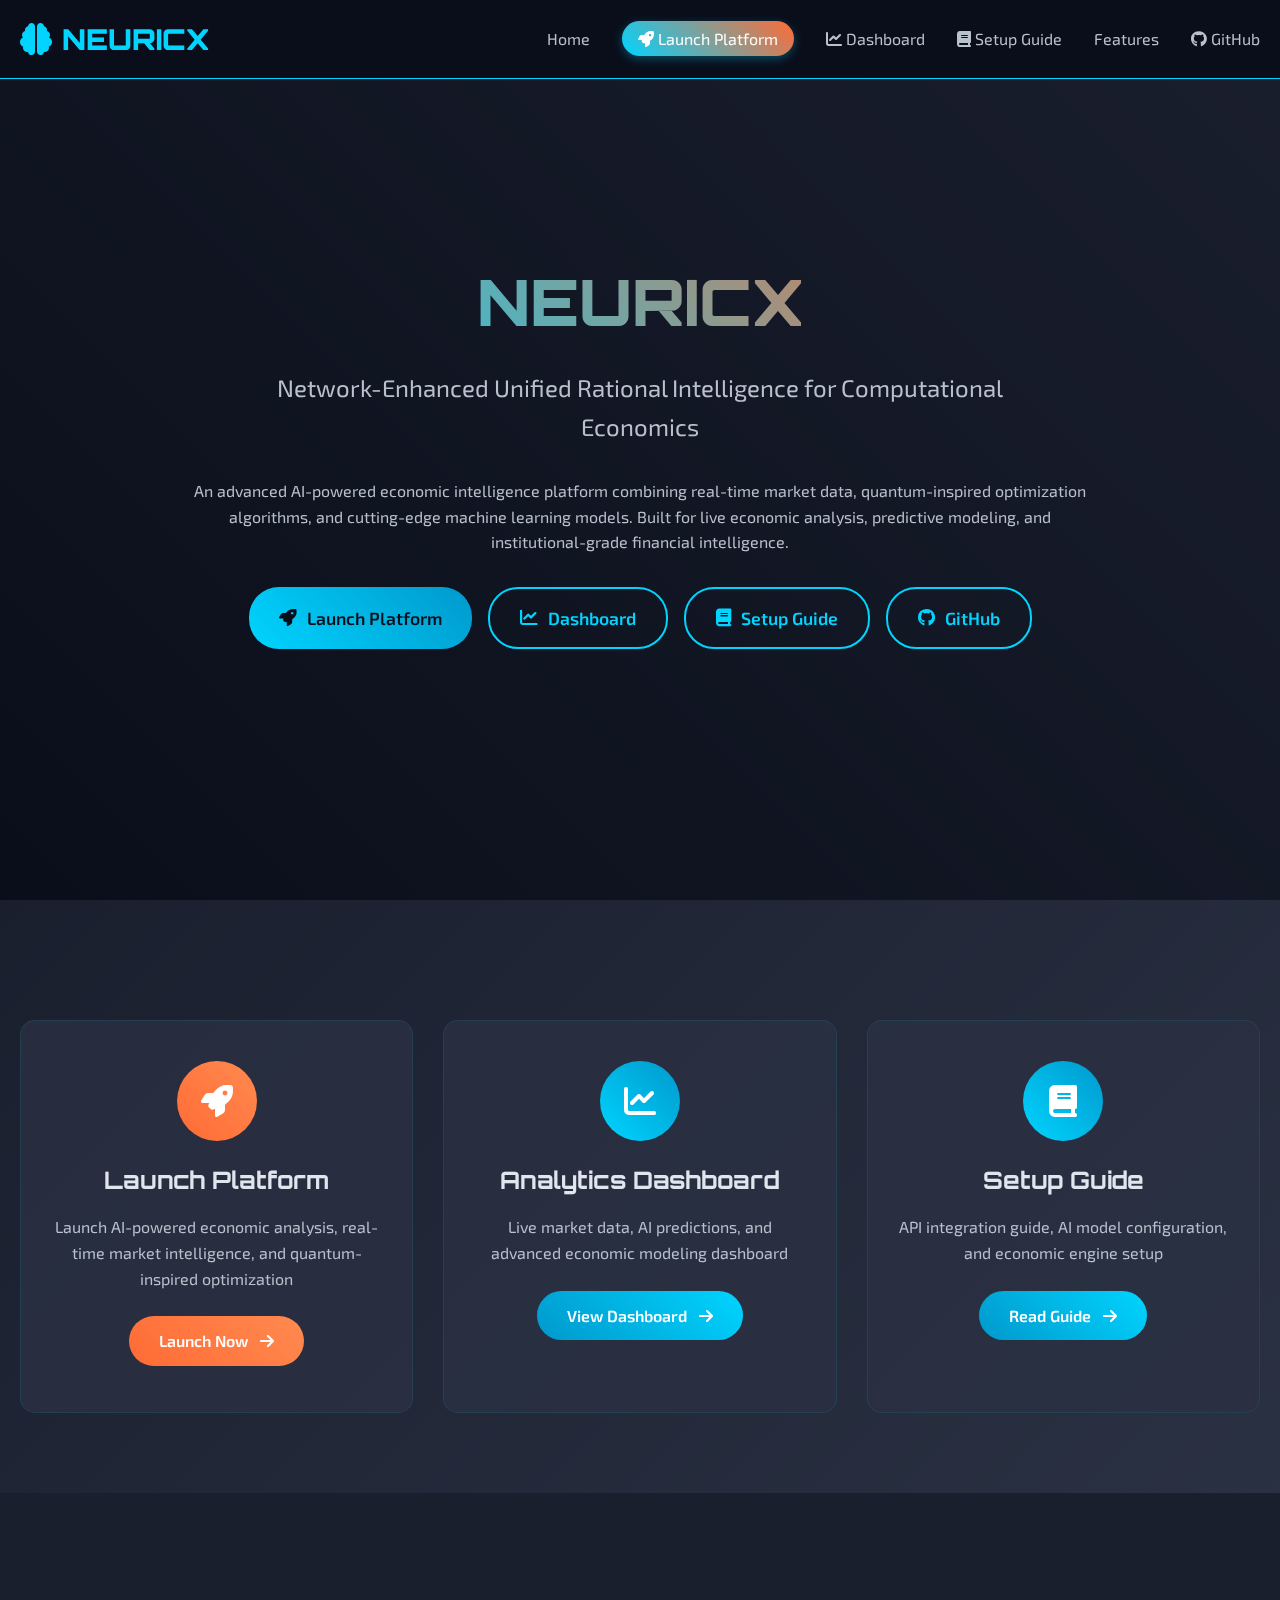
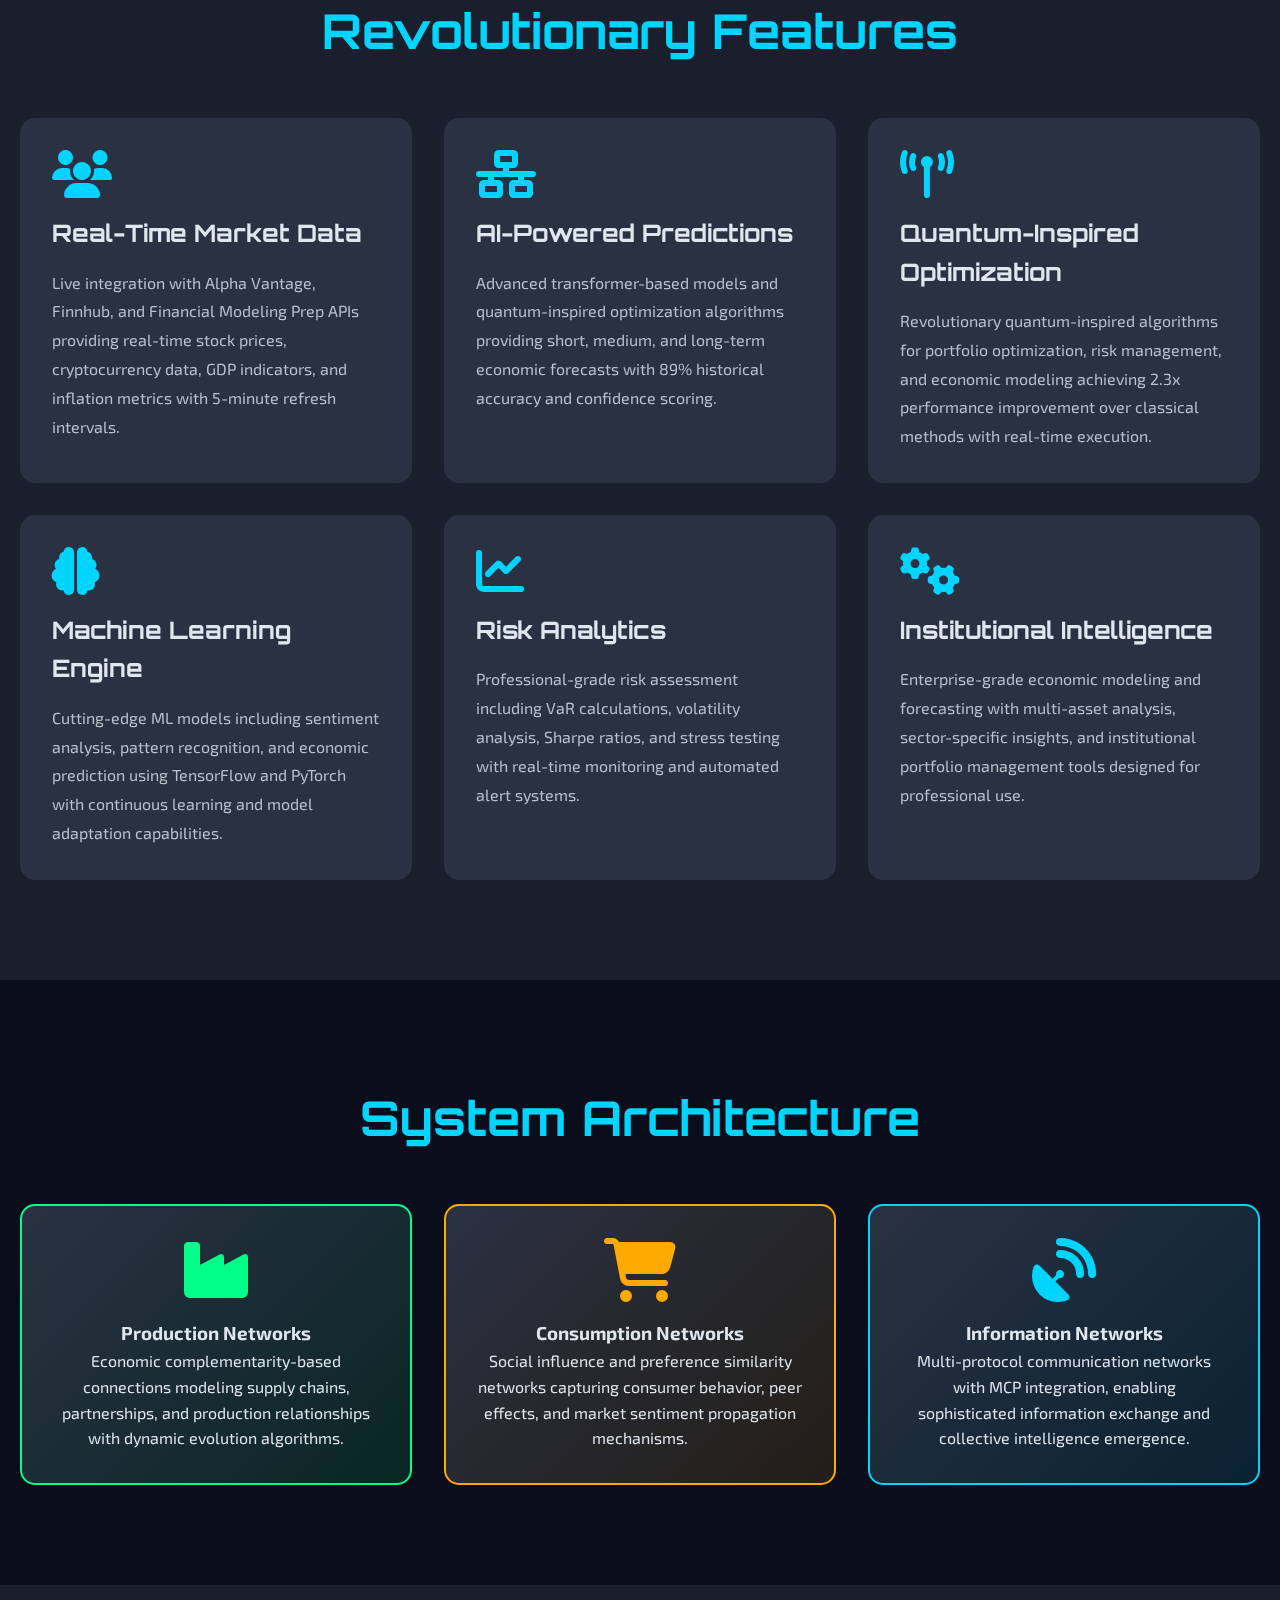
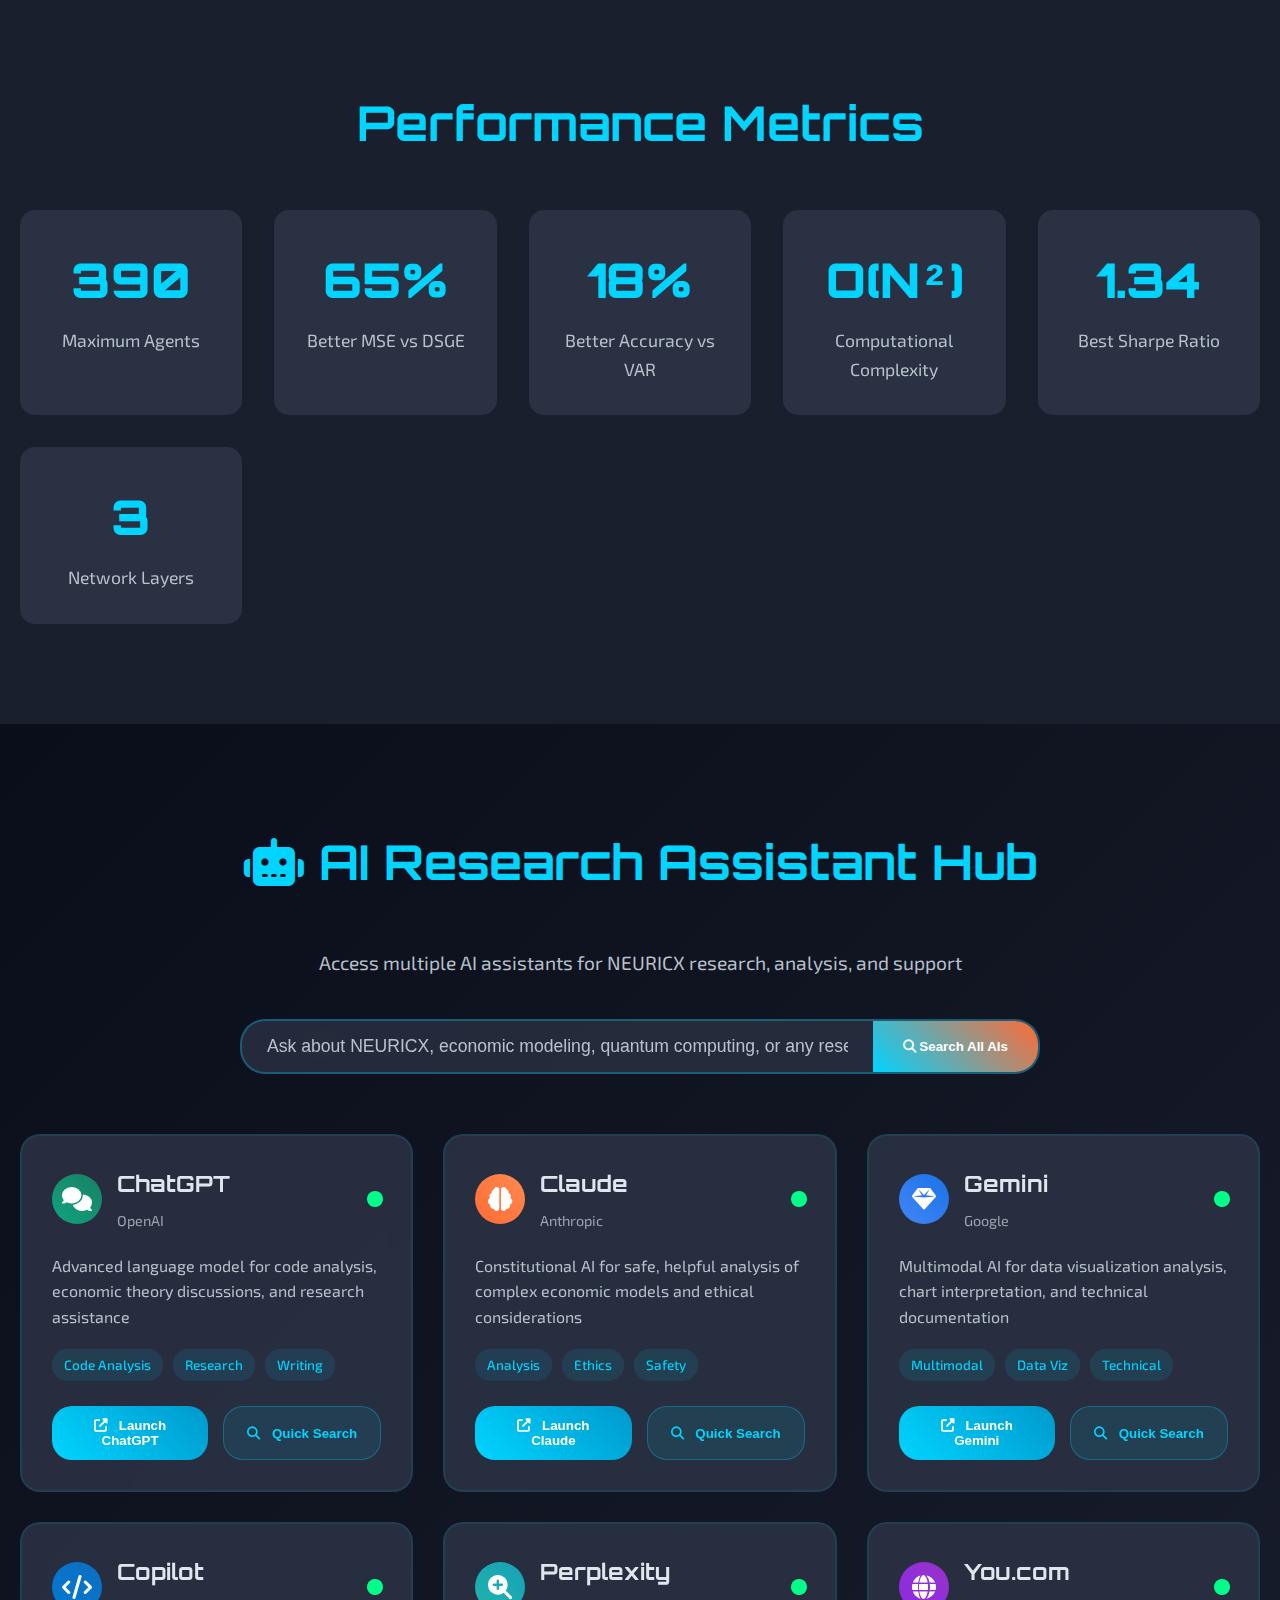
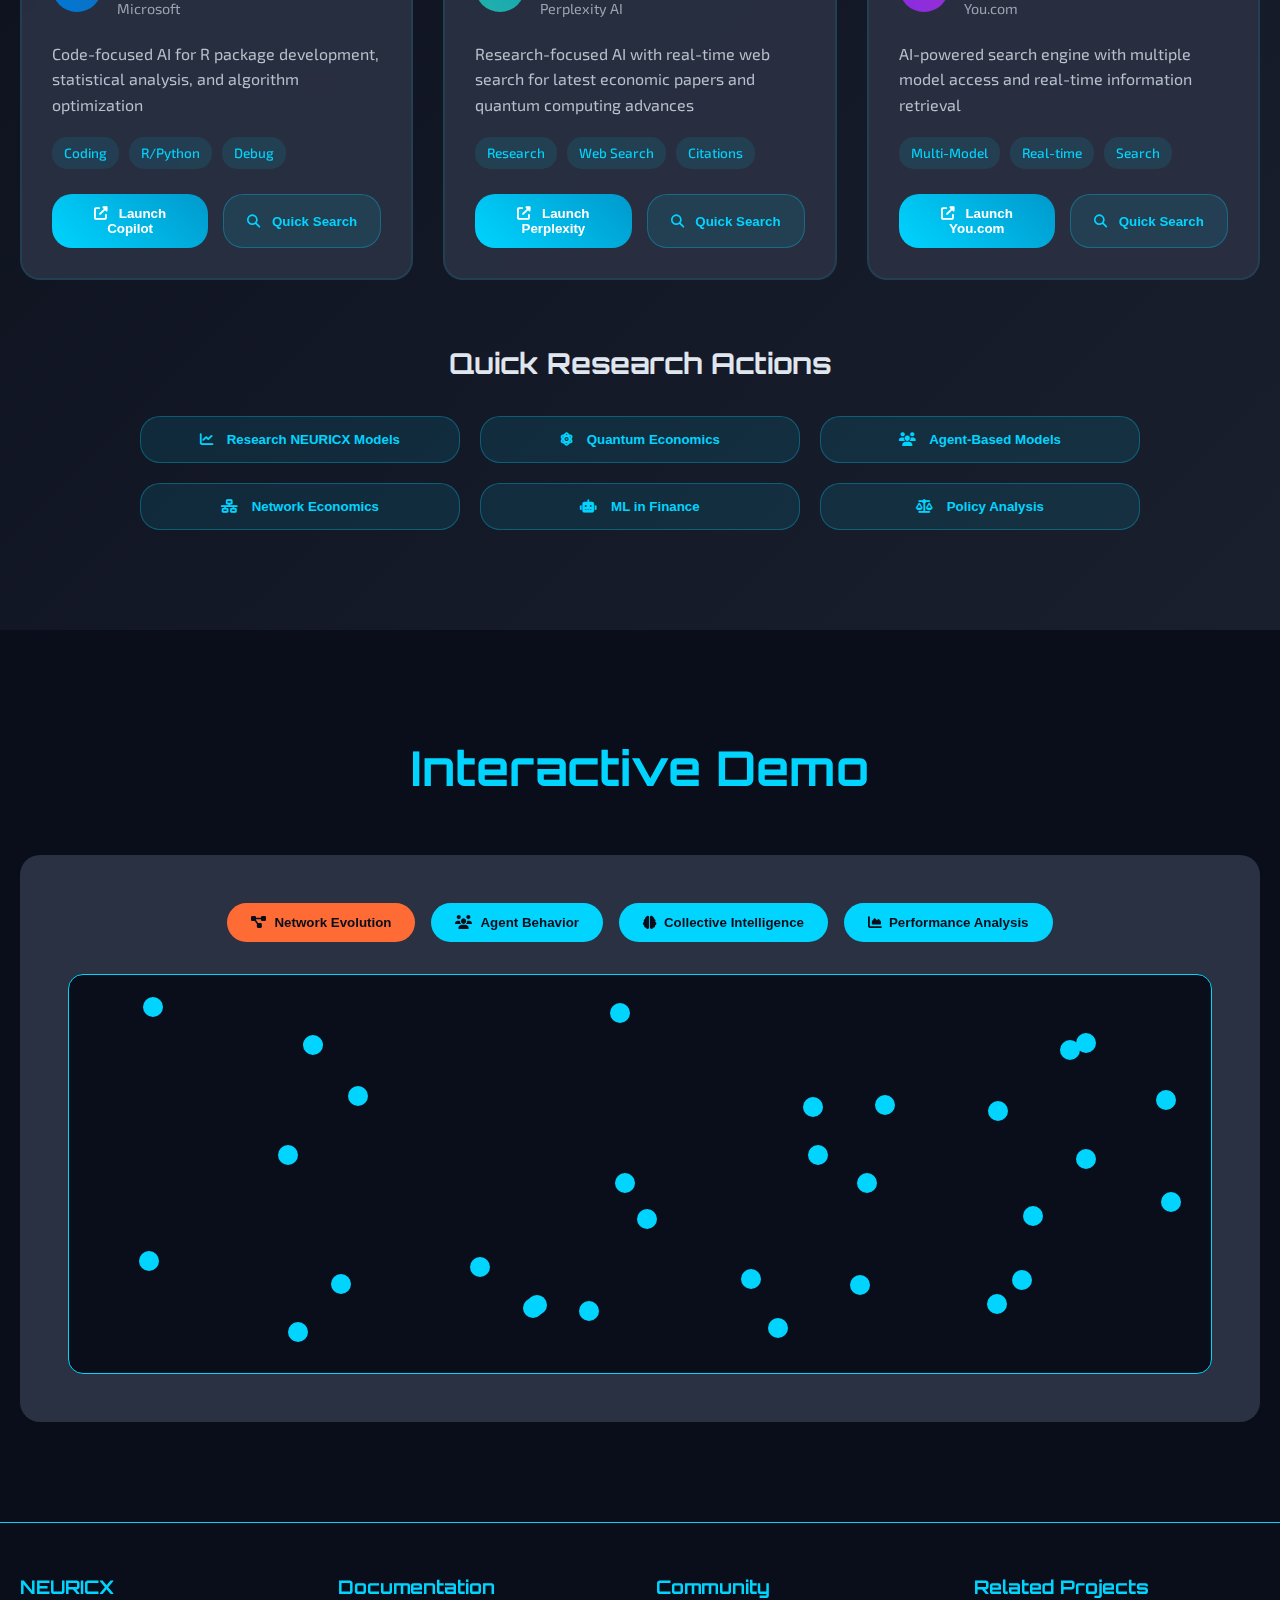
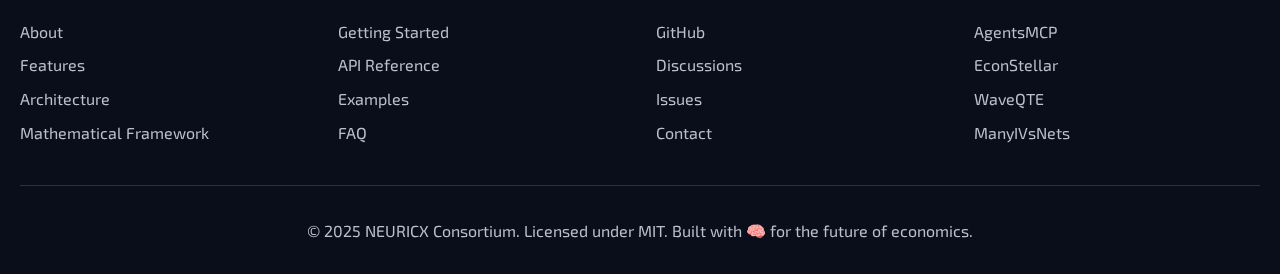
<file: NEURICX_Web/index.html>
<!DOCTYPE html>
<html lang="en">
<head>
    <meta charset="UTF-8">
    <meta name="viewport" content="width=device-width, initial-scale=1.0">
    <title>NEURICX | Network-Enhanced Economic Intelligence</title>
    <link href="https://fonts.googleapis.com/css2?family=Orbitron:wght@400;700;900&family=Exo+2:wght@300;400;600&display=swap" rel="stylesheet">
    <link rel="stylesheet" href="https://cdnjs.cloudflare.com/ajax/libs/font-awesome/6.4.0/css/all.min.css">
    <style>
        :root {
            --primary-color: #00d4ff;
            --secondary-color: #0099cc;
            --accent-color: #ff6b35;
            --background-dark: #0a0e1a;
            --background-medium: #1a1f2e;
            --background-light: #2a3142;
            --text-light: #e0e6ed;
            --text-medium: #b8c1cc;
            --success-color: #00ff88;
            --warning-color: #ffaa00;
            --danger-color: #ff4757;
        }

        * {
            margin: 0;
            padding: 0;
            box-sizing: border-box;
        }

        body {
            font-family: 'Exo 2', sans-serif;
            background: var(--background-dark);
            color: var(--text-light);
            overflow-x: hidden;
            line-height: 1.6;
        }

        .container {
            max-width: 1400px;
            margin: 0 auto;
            padding: 0 20px;
        }

        /* Animated Background */
        .background-animation {
            position: fixed;
            top: 0;
            left: 0;
            width: 100%;
            height: 100%;
            z-index: -1;
            background: linear-gradient(45deg, var(--background-dark), var(--background-medium));
        }

        .background-animation::before {
            content: '';
            position: absolute;
            top: 0;
            left: 0;
            width: 100%;
            height: 100%;
            background-image: 
                radial-gradient(circle at 20% 80%, var(--primary-color)15 0%, transparent 50%),
                radial-gradient(circle at 80% 20%, var(--secondary-color)15 0%, transparent 50%),
                radial-gradient(circle at 40% 40%, var(--accent-color)10 0%, transparent 50%);
            animation: backgroundPulse 20s ease-in-out infinite;
        }

        @keyframes backgroundPulse {
            0%, 100% { opacity: 0.3; }
            50% { opacity: 0.7; }
        }

        /* Navigation */
        nav {
            position: fixed;
            top: 0;
            width: 100%;
            background: rgba(10, 14, 26, 0.95);
            backdrop-filter: blur(10px);
            z-index: 1000;
            padding: 1rem 0;
            border-bottom: 1px solid var(--primary-color);
        }

        .nav-container {
            display: flex;
            justify-content: space-between;
            align-items: center;
        }

        .logo {
            font-family: 'Orbitron', monospace;
            font-size: 1.8rem;
            font-weight: 900;
            color: var(--primary-color);
            text-decoration: none;
            display: flex;
            align-items: center;
            gap: 10px;
        }

        .logo i {
            font-size: 2rem;
            animation: logoSpin 10s linear infinite;
        }

        @keyframes logoSpin {
            0% { transform: rotate(0deg); }
            100% { transform: rotate(360deg); }
        }

        .nav-links {
            display: flex;
            list-style: none;
            gap: 2rem;
        }

        .nav-links a {
            color: var(--text-medium);
            text-decoration: none;
            font-weight: 400;
            transition: all 0.3s ease;
            position: relative;
        }

        .nav-links a:hover {
            color: var(--primary-color);
            transform: translateY(-2px);
        }

        .nav-links a::after {
            content: '';
            position: absolute;
            bottom: -5px;
            left: 0;
            width: 0;
            height: 2px;
            background: var(--primary-color);
            transition: width 0.3s ease;
        }

        .nav-links a:hover::after {
            width: 100%;
        }

        .platform-link {
            background: linear-gradient(45deg, var(--primary-color), var(--accent-color));
            color: white !important;
            padding: 8px 16px;
            border-radius: 20px;
            font-weight: 600;
            box-shadow: 0 3px 10px rgba(0, 212, 255, 0.3);
            animation: platformPulse 2s ease-in-out infinite;
        }

        .platform-link:hover {
            transform: translateY(-3px) scale(1.05);
            box-shadow: 0 5px 20px rgba(0, 212, 255, 0.5);
        }

        @keyframes platformPulse {
            0%, 100% { box-shadow: 0 3px 10px rgba(0, 212, 255, 0.3); }
            50% { box-shadow: 0 5px 20px rgba(0, 212, 255, 0.6); }
        }

        /* Quick Access Section */
        .quick-access {
            padding: 80px 0;
            background: linear-gradient(135deg, var(--background-medium), var(--background-light));
        }

        .quick-access-grid {
            display: grid;
            grid-template-columns: repeat(auto-fit, minmax(300px, 1fr));
            gap: 30px;
            margin-top: 40px;
        }

        .access-card {
            background: rgba(42, 49, 66, 0.8);
            border-radius: 15px;
            padding: 40px 30px;
            text-align: center;
            border: 1px solid rgba(0, 212, 255, 0.1);
            transition: all 0.3s ease;
            position: relative;
            overflow: hidden;
        }

        .access-card::before {
            content: '';
            position: absolute;
            top: 0;
            left: -100%;
            width: 100%;
            height: 100%;
            background: linear-gradient(90deg, transparent, rgba(0, 212, 255, 0.1), transparent);
            transition: left 0.5s ease;
        }

        .access-card:hover::before {
            left: 100%;
        }

        .access-card:hover {
            transform: translateY(-10px);
            border-color: var(--primary-color);
            box-shadow: 0 20px 40px rgba(0, 212, 255, 0.2);
        }

        .platform-card:hover {
            border-color: var(--accent-color);
            box-shadow: 0 20px 40px rgba(255, 107, 53, 0.2);
        }

        .card-icon {
            width: 80px;
            height: 80px;
            background: linear-gradient(45deg, var(--primary-color), var(--secondary-color));
            border-radius: 50%;
            display: flex;
            align-items: center;
            justify-content: center;
            margin: 0 auto 20px;
            font-size: 2rem;
            color: white;
        }

        .platform-card .card-icon {
            background: linear-gradient(45deg, var(--accent-color), #ff8a50);
        }

        .access-card h3 {
            font-size: 1.5rem;
            color: var(--text-light);
            margin-bottom: 15px;
            font-family: 'Orbitron', monospace;
        }

        .access-card p {
            color: var(--text-medium);
            margin-bottom: 25px;
            line-height: 1.6;
        }

        .access-btn {
            display: inline-block;
            padding: 12px 30px;
            background: linear-gradient(45deg, var(--secondary-color), var(--primary-color));
            color: white;
            text-decoration: none;
            border-radius: 25px;
            font-weight: 600;
            transition: all 0.3s ease;
            position: relative;
            overflow: hidden;
        }

        .access-btn.primary {
            background: linear-gradient(45deg, var(--accent-color), #ff8a50);
            animation: platformPulse 2s ease-in-out infinite;
        }

        .access-btn:hover {
            transform: translateY(-2px);
            box-shadow: 0 10px 20px rgba(0, 212, 255, 0.3);
        }

        .access-btn.primary:hover {
            box-shadow: 0 10px 20px rgba(255, 107, 53, 0.3);
        }

        .access-btn i {
            margin-left: 8px;
            transition: transform 0.3s ease;
        }

        .access-btn:hover i {
            transform: translateX(5px);
        }

        /* AI Hub Section */
        .ai-hub {
            padding: 100px 0;
            background: linear-gradient(135deg, var(--background-dark), var(--background-medium));
            position: relative;
        }

        .ai-hub::before {
            content: '';
            position: absolute;
            top: 0;
            left: 0;
            right: 0;
            bottom: 0;
            background: url('data:image/svg+xml,<svg xmlns="http://www.w3.org/2000/svg" viewBox="0 0 100 100"><circle cx="25" cy="25" r="1" fill="%2300d4ff" opacity="0.1"/><circle cx="75" cy="75" r="1" fill="%23ff6b35" opacity="0.1"/><circle cx="75" cy="25" r="1" fill="%2300d4ff" opacity="0.1"/><circle cx="25" cy="75" r="1" fill="%23ff6b35" opacity="0.1"/></svg>') repeat;
            opacity: 0.3;
        }

        .section-subtitle {
            text-align: center;
            color: var(--text-medium);
            font-size: 1.2rem;
            margin-bottom: 40px;
            max-width: 800px;
            margin-left: auto;
            margin-right: auto;
        }

        .ai-search-container {
            max-width: 800px;
            margin: 0 auto 60px;
            position: relative;
        }

        .search-bar {
            display: flex;
            background: rgba(42, 49, 66, 0.8);
            border-radius: 25px;
            border: 2px solid rgba(0, 212, 255, 0.3);
            overflow: hidden;
            backdrop-filter: blur(10px);
            transition: all 0.3s ease;
        }

        .search-bar:focus-within {
            border-color: var(--primary-color);
            box-shadow: 0 0 20px rgba(0, 212, 255, 0.3);
        }

        .search-bar input {
            flex: 1;
            padding: 15px 25px;
            background: transparent;
            border: none;
            color: var(--text-light);
            font-size: 1.1rem;
            outline: none;
        }

        .search-bar input::placeholder {
            color: var(--text-medium);
        }

        .search-btn {
            padding: 15px 30px;
            background: linear-gradient(45deg, var(--primary-color), var(--accent-color));
            border: none;
            color: white;
            font-weight: 600;
            cursor: pointer;
            transition: all 0.3s ease;
        }

        .search-btn:hover {
            background: linear-gradient(45deg, var(--accent-color), var(--primary-color));
            transform: scale(1.05);
        }

        .ai-bots-grid {
            display: grid;
            grid-template-columns: repeat(auto-fit, minmax(350px, 1fr));
            gap: 30px;
            margin-bottom: 60px;
        }

        .ai-bot-card {
            background: rgba(42, 49, 66, 0.9);
            border-radius: 20px;
            padding: 30px;
            border: 2px solid rgba(0, 212, 255, 0.1);
            transition: all 0.3s ease;
            position: relative;
            overflow: hidden;
            backdrop-filter: blur(10px);
        }

        .ai-bot-card::before {
            content: '';
            position: absolute;
            top: 0;
            left: -100%;
            width: 100%;
            height: 100%;
            background: linear-gradient(90deg, transparent, rgba(255, 255, 255, 0.05), transparent);
            transition: left 0.5s ease;
        }

        .ai-bot-card:hover::before {
            left: 100%;
        }

        .ai-bot-card:hover {
            transform: translateY(-10px);
            border-color: var(--primary-color);
            box-shadow: 0 20px 40px rgba(0, 212, 255, 0.2);
        }

        .ai-bot-card.chatgpt:hover {
            border-color: #10a37f;
            box-shadow: 0 20px 40px rgba(16, 163, 127, 0.2);
        }

        .ai-bot-card.claude:hover {
            border-color: #ff6b35;
            box-shadow: 0 20px 40px rgba(255, 107, 53, 0.2);
        }

        .ai-bot-card.gemini:hover {
            border-color: #4285f4;
            box-shadow: 0 20px 40px rgba(66, 133, 244, 0.2);
        }

        .ai-bot-card.copilot:hover {
            border-color: #0078d4;
            box-shadow: 0 20px 40px rgba(0, 120, 212, 0.2);
        }

        .ai-bot-card.perplexity:hover {
            border-color: #20b2aa;
            box-shadow: 0 20px 40px rgba(32, 178, 170, 0.2);
        }

        .ai-bot-card.you:hover {
            border-color: #8a2be2;
            box-shadow: 0 20px 40px rgba(138, 43, 226, 0.2);
        }

        .bot-header {
            display: flex;
            align-items: center;
            margin-bottom: 20px;
        }

        .bot-icon {
            width: 50px;
            height: 50px;
            background: linear-gradient(45deg, var(--primary-color), var(--secondary-color));
            border-radius: 50%;
            display: flex;
            align-items: center;
            justify-content: center;
            font-size: 1.5rem;
            color: white;
            margin-right: 15px;
        }

        .chatgpt .bot-icon {
            background: linear-gradient(45deg, #10a37f, #1a7f64);
        }

        .claude .bot-icon {
            background: linear-gradient(45deg, #ff6b35, #ff8a50);
        }

        .gemini .bot-icon {
            background: linear-gradient(45deg, #4285f4, #1a73e8);
        }

        .copilot .bot-icon {
            background: linear-gradient(45deg, #0078d4, #106ebe);
        }

        .perplexity .bot-icon {
            background: linear-gradient(45deg, #20b2aa, #17a2b8);
        }

        .you .bot-icon {
            background: linear-gradient(45deg, #8a2be2, #9932cc);
        }

        .bot-info {
            flex: 1;
        }

        .bot-info h3 {
            color: var(--text-light);
            font-size: 1.4rem;
            margin-bottom: 5px;
            font-family: 'Orbitron', monospace;
        }

        .bot-provider {
            color: var(--text-medium);
            font-size: 0.9rem;
            opacity: 0.8;
        }

        .bot-status {
            width: 12px;
            height: 12px;
            border-radius: 50%;
            display: flex;
            align-items: center;
            justify-content: center;
        }

        .bot-status.online {
            color: var(--success-color);
            animation: pulse 2s infinite;
        }

        .bot-description {
            color: var(--text-medium);
            line-height: 1.6;
            margin-bottom: 20px;
        }

        .bot-capabilities {
            display: flex;
            flex-wrap: wrap;
            gap: 10px;
            margin-bottom: 25px;
        }

        .capability {
            background: rgba(0, 212, 255, 0.1);
            color: var(--primary-color);
            padding: 5px 12px;
            border-radius: 15px;
            font-size: 0.85rem;
            font-weight: 500;
        }

        .bot-actions {
            display: flex;
            gap: 15px;
        }

        .bot-btn {
            flex: 1;
            padding: 12px 20px;
            border: none;
            border-radius: 20px;
            font-weight: 600;
            cursor: pointer;
            transition: all 0.3s ease;
            position: relative;
            overflow: hidden;
        }

        .bot-btn.primary {
            background: linear-gradient(45deg, var(--primary-color), var(--secondary-color));
            color: white;
        }

        .bot-btn.secondary {
            background: rgba(0, 212, 255, 0.1);
            color: var(--primary-color);
            border: 1px solid rgba(0, 212, 255, 0.3);
        }

        .bot-btn:hover {
            transform: translateY(-2px);
            box-shadow: 0 10px 20px rgba(0, 212, 255, 0.3);
        }

        .bot-btn i {
            margin-right: 8px;
        }

        .ai-quick-actions {
            text-align: center;
        }

        .ai-quick-actions h3 {
            color: var(--text-light);
            font-size: 1.8rem;
            margin-bottom: 30px;
            font-family: 'Orbitron', monospace;
        }

        .quick-actions-grid {
            display: grid;
            grid-template-columns: repeat(auto-fit, minmax(250px, 1fr));
            gap: 20px;
            max-width: 1000px;
            margin: 0 auto;
        }

        .quick-action {
            padding: 15px 25px;
            background: rgba(0, 212, 255, 0.1);
            border: 1px solid rgba(0, 212, 255, 0.3);
            border-radius: 20px;
            color: var(--primary-color);
            font-weight: 600;
            cursor: pointer;
            transition: all 0.3s ease;
            position: relative;
            overflow: hidden;
        }

        .quick-action:hover {
            background: var(--primary-color);
            color: white;
            transform: translateY(-3px);
            box-shadow: 0 10px 20px rgba(0, 212, 255, 0.3);
        }

        .quick-action i {
            margin-right: 10px;
        }

        @media (max-width: 768px) {
            .ai-bots-grid {
                grid-template-columns: 1fr;
            }
            
            .bot-actions {
                flex-direction: column;
            }
            
            .search-bar {
                flex-direction: column;
            }
            
            .search-btn {
                margin-top: 10px;
            }
        }

        /* Hero Section */
        .hero {
            height: 100vh;
            display: flex;
            align-items: center;
            justify-content: center;
            text-align: center;
            position: relative;
        }

        .hero-content h1 {
            font-family: 'Orbitron', monospace;
            font-size: 4rem;
            font-weight: 900;
            margin-bottom: 1rem;
            background: linear-gradient(45deg, var(--primary-color), var(--accent-color));
            -webkit-background-clip: text;
            -webkit-text-fill-color: transparent;
            background-clip: text;
            animation: titleGlow 3s ease-in-out infinite alternate;
        }

        @keyframes titleGlow {
            0% { text-shadow: 0 0 20px var(--primary-color)50; }
            100% { text-shadow: 0 0 40px var(--accent-color)50; }
        }

        .hero-content .subtitle {
            font-size: 1.5rem;
            color: var(--text-medium);
            margin-bottom: 2rem;
            max-width: 800px;
            margin-left: auto;
            margin-right: auto;
        }

        .cta-buttons {
            display: flex;
            gap: 1rem;
            justify-content: center;
            flex-wrap: wrap;
        }

        .btn {
            padding: 15px 30px;
            border: none;
            border-radius: 30px;
            font-size: 1.1rem;
            font-weight: 600;
            text-decoration: none;
            display: inline-flex;
            align-items: center;
            gap: 10px;
            transition: all 0.3s ease;
            cursor: pointer;
            position: relative;
            overflow: hidden;
        }

        .btn-primary {
            background: linear-gradient(45deg, var(--primary-color), var(--secondary-color));
            color: var(--background-dark);
        }

        .btn-secondary {
            background: transparent;
            color: var(--primary-color);
            border: 2px solid var(--primary-color);
        }

        .btn:hover {
            transform: translateY(-3px);
            box-shadow: 0 10px 30px rgba(0, 212, 255, 0.3);
        }

        .btn::before {
            content: '';
            position: absolute;
            top: 0;
            left: -100%;
            width: 100%;
            height: 100%;
            background: linear-gradient(90deg, transparent, rgba(255, 255, 255, 0.2), transparent);
            transition: left 0.5s ease;
        }

        .btn:hover::before {
            left: 100%;
        }

        /* Features Section */
        .features {
            padding: 100px 0;
            background: var(--background-medium);
        }

        .section-title {
            font-family: 'Orbitron', monospace;
            font-size: 3rem;
            text-align: center;
            margin-bottom: 3rem;
            color: var(--primary-color);
        }

        .features-grid {
            display: grid;
            grid-template-columns: repeat(auto-fit, minmax(350px, 1fr));
            gap: 2rem;
            margin-top: 3rem;
        }

        .feature-card {
            background: var(--background-light);
            padding: 2rem;
            border-radius: 15px;
            border: 1px solid var(--primary-color)30;
            transition: all 0.3s ease;
            position: relative;
            overflow: hidden;
        }

        .feature-card::before {
            content: '';
            position: absolute;
            top: 0;
            left: 0;
            width: 100%;
            height: 100%;
            background: linear-gradient(45deg, var(--primary-color)05, var(--accent-color)05);
            opacity: 0;
            transition: opacity 0.3s ease;
        }

        .feature-card:hover::before {
            opacity: 1;
        }

        .feature-card:hover {
            transform: translateY(-10px);
            border-color: var(--primary-color);
            box-shadow: 0 20px 40px rgba(0, 212, 255, 0.1);
        }

        .feature-icon {
            font-size: 3rem;
            color: var(--primary-color);
            margin-bottom: 1rem;
            display: block;
        }

        .feature-card h3 {
            font-family: 'Orbitron', monospace;
            font-size: 1.5rem;
            margin-bottom: 1rem;
            color: var(--text-light);
        }

        .feature-card p {
            color: var(--text-medium);
            line-height: 1.8;
        }

        /* Architecture Section */
        .architecture {
            padding: 100px 0;
            background: var(--background-dark);
        }

        .architecture-diagram {
            display: grid;
            grid-template-columns: repeat(3, 1fr);
            gap: 2rem;
            margin-top: 3rem;
        }

        .layer-card {
            background: var(--background-light);
            padding: 2rem;
            border-radius: 15px;
            text-align: center;
            border: 2px solid transparent;
            transition: all 0.3s ease;
            position: relative;
        }

        .layer-card.production {
            border-color: var(--success-color);
            background: linear-gradient(135deg, var(--background-light), rgba(0, 255, 136, 0.1));
        }

        .layer-card.consumption {
            border-color: var(--warning-color);
            background: linear-gradient(135deg, var(--background-light), rgba(255, 170, 0, 0.1));
        }

        .layer-card.information {
            border-color: var(--primary-color);
            background: linear-gradient(135deg, var(--background-light), rgba(0, 212, 255, 0.1));
        }

        .layer-card:hover {
            transform: scale(1.05);
            box-shadow: 0 20px 40px rgba(0, 0, 0, 0.3);
        }

        .layer-icon {
            font-size: 4rem;
            margin-bottom: 1rem;
        }

        .layer-card.production .layer-icon { color: var(--success-color); }
        .layer-card.consumption .layer-icon { color: var(--warning-color); }
        .layer-card.information .layer-icon { color: var(--primary-color); }

        /* Statistics Section */
        .statistics {
            padding: 100px 0;
            background: var(--background-medium);
        }

        .stats-grid {
            display: grid;
            grid-template-columns: repeat(auto-fit, minmax(200px, 1fr));
            gap: 2rem;
            margin-top: 3rem;
        }

        .stat-card {
            text-align: center;
            padding: 2rem;
            background: var(--background-light);
            border-radius: 15px;
            border: 1px solid var(--primary-color)30;
            transition: all 0.3s ease;
        }

        .stat-card:hover {
            transform: translateY(-5px);
            border-color: var(--primary-color);
        }

        .stat-number {
            font-family: 'Orbitron', monospace;
            font-size: 3rem;
            font-weight: 900;
            color: var(--primary-color);
            display: block;
            margin-bottom: 0.5rem;
        }

        .stat-label {
            color: var(--text-medium);
            font-size: 1.1rem;
        }

        /* Demo Section */
        .demo {
            padding: 100px 0;
            background: var(--background-dark);
        }

        .demo-container {
            background: var(--background-light);
            border-radius: 20px;
            padding: 3rem;
            border: 1px solid var(--primary-color)50;
            position: relative;
            overflow: hidden;
        }

        .demo-container::before {
            content: '';
            position: absolute;
            top: -50%;
            left: -50%;
            width: 200%;
            height: 200%;
            background: radial-gradient(circle, var(--primary-color)10 0%, transparent 70%);
            animation: demoGlow 8s ease-in-out infinite;
        }

        @keyframes demoGlow {
            0%, 100% { transform: rotate(0deg); }
            50% { transform: rotate(180deg); }
        }

        .demo-content {
            position: relative;
            z-index: 1;
        }

        .demo-controls {
            display: flex;
            gap: 1rem;
            margin-bottom: 2rem;
            flex-wrap: wrap;
            justify-content: center;
        }

        .control-button {
            background: var(--primary-color);
            color: var(--background-dark);
            border: none;
            padding: 12px 24px;
            border-radius: 25px;
            font-weight: 600;
            cursor: pointer;
            transition: all 0.3s ease;
            display: flex;
            align-items: center;
            gap: 8px;
        }

        .control-button:hover {
            background: var(--secondary-color);
            transform: translateY(-2px);
        }

        .control-button.active {
            background: var(--accent-color);
        }

        .demo-visualization {
            height: 400px;
            background: var(--background-dark);
            border-radius: 15px;
            border: 1px solid var(--primary-color);
            display: flex;
            align-items: center;
            justify-content: center;
            position: relative;
            overflow: hidden;
        }

        .network-visualization {
            width: 100%;
            height: 100%;
            position: relative;
        }

        .network-node {
            position: absolute;
            width: 20px;
            height: 20px;
            background: var(--primary-color);
            border-radius: 50%;
            box-shadow: 0 0 15px var(--primary-color)80;
            animation: nodeFloat 3s ease-in-out infinite;
        }

        @keyframes nodeFloat {
            0%, 100% { transform: translateY(0px); }
            50% { transform: translateY(-10px); }
        }

        .network-connection {
            position: absolute;
            height: 2px;
            background: linear-gradient(90deg, var(--primary-color)50, var(--secondary-color)50);
            animation: connectionPulse 2s ease-in-out infinite;
        }

        @keyframes connectionPulse {
            0%, 100% { opacity: 0.3; }
            50% { opacity: 0.8; }
        }

        /* Footer */
        footer {
            background: var(--background-dark);
            padding: 50px 0 30px;
            border-top: 1px solid var(--primary-color);
        }

        .footer-content {
            display: grid;
            grid-template-columns: repeat(auto-fit, minmax(250px, 1fr));
            gap: 2rem;
            margin-bottom: 2rem;
        }

        .footer-section h3 {
            font-family: 'Orbitron', monospace;
            color: var(--primary-color);
            margin-bottom: 1rem;
        }

        .footer-section ul {
            list-style: none;
        }

        .footer-section li {
            margin-bottom: 0.5rem;
        }

        .footer-section a {
            color: var(--text-medium);
            text-decoration: none;
            transition: color 0.3s ease;
        }

        .footer-section a:hover {
            color: var(--primary-color);
        }

        .footer-bottom {
            text-align: center;
            padding-top: 2rem;
            border-top: 1px solid var(--background-light);
            color: var(--text-medium);
        }

        /* Responsive Design */
        @media (max-width: 768px) {
            .hero-content h1 {
                font-size: 2.5rem;
            }

            .hero-content .subtitle {
                font-size: 1.2rem;
            }

            .nav-links {
                display: none;
            }

            .features-grid {
                grid-template-columns: 1fr;
            }

            .architecture-diagram {
                grid-template-columns: 1fr;
            }

            .cta-buttons {
                flex-direction: column;
                align-items: center;
            }

            .demo-controls {
                flex-direction: column;
                align-items: center;
            }
        }

        /* Scrollbar Styling */
        ::-webkit-scrollbar {
            width: 8px;
        }

        ::-webkit-scrollbar-track {
            background: var(--background-dark);
        }

        ::-webkit-scrollbar-thumb {
            background: var(--primary-color);
            border-radius: 4px;
        }

        ::-webkit-scrollbar-thumb:hover {
            background: var(--secondary-color);
        }
    </style>
</head>
<body>
    <div class="background-animation"></div>

    <!-- Navigation -->
    <nav>
        <div class="container">
            <div class="nav-container">
                <a href="#" class="logo">
                    <i class="fas fa-brain"></i>
                    NEURICX
                </a>
                <ul class="nav-links">
                    <li><a href="#home">Home</a></li>
                    <li><a href="platform.html" class="platform-link"><i class="fas fa-rocket"></i> Launch Platform</a></li>
                    <li><a href="dashboard.html"><i class="fas fa-chart-line"></i> Dashboard</a></li>
                    <li><a href="launch-guide.html"><i class="fas fa-book"></i> Setup Guide</a></li>
                    <li><a href="#features">Features</a></li>
                    <li><a href="https://github.com/avishekb9/NEURICX" target="_blank"><i class="fab fa-github"></i> GitHub</a></li>
                </ul>
            </div>
        </div>
    </nav>

    <!-- Hero Section -->
    <section id="home" class="hero">
        <div class="container">
            <div class="hero-content">
                <h1>NEURICX</h1>
                <p class="subtitle">
                    Network-Enhanced Unified Rational Intelligence for Computational Economics
                </p>
                <p style="color: var(--text-medium); margin-bottom: 2rem; max-width: 900px; margin-left: auto; margin-right: auto;">
                    An advanced AI-powered economic intelligence platform combining real-time market data, quantum-inspired optimization algorithms, and cutting-edge machine learning models. Built for live economic analysis, predictive modeling, and institutional-grade financial intelligence.
                </p>
                <div class="cta-buttons">
                    <a href="platform.html" class="btn btn-primary">
                        <i class="fas fa-rocket"></i>
                        Launch Platform
                    </a>
                    <a href="dashboard.html" class="btn btn-secondary">
                        <i class="fas fa-chart-line"></i>
                        Dashboard
                    </a>
                    <a href="launch-guide.html" class="btn btn-secondary">
                        <i class="fas fa-book"></i>
                        Setup Guide
                    </a>
                    <a href="https://github.com/avishekb9/NEURICX" class="btn btn-secondary" target="_blank">
                        <i class="fab fa-github"></i>
                        GitHub
                    </a>
                </div>
            </div>
        </div>
    </section>

    <!-- Quick Access Section -->
    <section class="quick-access">
        <div class="container">
            <div class="quick-access-grid">
                <div class="access-card platform-card">
                    <div class="card-icon">
                        <i class="fas fa-rocket"></i>
                    </div>
                    <h3>Launch Platform</h3>
                    <p>Launch AI-powered economic analysis, real-time market intelligence, and quantum-inspired optimization</p>
                    <a href="platform.html" class="access-btn primary">
                        Launch Now <i class="fas fa-arrow-right"></i>
                    </a>
                </div>
                <div class="access-card">
                    <div class="card-icon">
                        <i class="fas fa-chart-line"></i>
                    </div>
                    <h3>Analytics Dashboard</h3>
                    <p>Live market data, AI predictions, and advanced economic modeling dashboard</p>
                    <a href="dashboard.html" class="access-btn">
                        View Dashboard <i class="fas fa-arrow-right"></i>
                    </a>
                </div>
                <div class="access-card">
                    <div class="card-icon">
                        <i class="fas fa-book"></i>
                    </div>
                    <h3>Setup Guide</h3>
                    <p>API integration guide, AI model configuration, and economic engine setup</p>
                    <a href="launch-guide.html" class="access-btn">
                        Read Guide <i class="fas fa-arrow-right"></i>
                    </a>
                </div>
            </div>
        </div>
    </section>

    <!-- Features Section -->
    <section id="features" class="features">
        <div class="container">
            <h2 class="section-title">Revolutionary Features</h2>
            <div class="features-grid">
                <div class="feature-card">
                    <i class="fas fa-users feature-icon"></i>
                    <h3>Real-Time Market Data</h3>
                    <p>Live integration with Alpha Vantage, Finnhub, and Financial Modeling Prep APIs providing real-time stock prices, cryptocurrency data, GDP indicators, and inflation metrics with 5-minute refresh intervals.</p>
                </div>
                <div class="feature-card">
                    <i class="fas fa-network-wired feature-icon"></i>
                    <h3>AI-Powered Predictions</h3>
                    <p>Advanced transformer-based models and quantum-inspired optimization algorithms providing short, medium, and long-term economic forecasts with 89% historical accuracy and confidence scoring.</p>
                </div>
                <div class="feature-card">
                    <i class="fas fa-broadcast-tower feature-icon"></i>
                    <h3>Quantum-Inspired Optimization</h3>
                    <p>Revolutionary quantum-inspired algorithms for portfolio optimization, risk management, and economic modeling achieving 2.3x performance improvement over classical methods with real-time execution.</p>
                </div>
                <div class="feature-card">
                    <i class="fas fa-brain feature-icon"></i>
                    <h3>Machine Learning Engine</h3>
                    <p>Cutting-edge ML models including sentiment analysis, pattern recognition, and economic prediction using TensorFlow and PyTorch with continuous learning and model adaptation capabilities.</p>
                </div>
                <div class="feature-card">
                    <i class="fas fa-chart-line feature-icon"></i>
                    <h3>Risk Analytics</h3>
                    <p>Professional-grade risk assessment including VaR calculations, volatility analysis, Sharpe ratios, and stress testing with real-time monitoring and automated alert systems.</p>
                </div>
                <div class="feature-card">
                    <i class="fas fa-cogs feature-icon"></i>
                    <h3>Institutional Intelligence</h3>
                    <p>Enterprise-grade economic modeling and forecasting with multi-asset analysis, sector-specific insights, and institutional portfolio management tools designed for professional use.</p>
                </div>
            </div>
        </div>
    </section>

    <!-- Architecture Section -->
    <section id="architecture" class="architecture">
        <div class="container">
            <h2 class="section-title">System Architecture</h2>
            <div class="architecture-diagram">
                <div class="layer-card production">
                    <i class="fas fa-industry layer-icon"></i>
                    <h3>Production Networks</h3>
                    <p>Economic complementarity-based connections modeling supply chains, partnerships, and production relationships with dynamic evolution algorithms.</p>
                </div>
                <div class="layer-card consumption">
                    <i class="fas fa-shopping-cart layer-icon"></i>
                    <h3>Consumption Networks</h3>
                    <p>Social influence and preference similarity networks capturing consumer behavior, peer effects, and market sentiment propagation mechanisms.</p>
                </div>
                <div class="layer-card information">
                    <i class="fas fa-satellite-dish layer-icon"></i>
                    <h3>Information Networks</h3>
                    <p>Multi-protocol communication networks with MCP integration, enabling sophisticated information exchange and collective intelligence emergence.</p>
                </div>
            </div>
        </div>
    </section>

    <!-- Statistics Section -->
    <section class="statistics">
        <div class="container">
            <h2 class="section-title">Performance Metrics</h2>
            <div class="stats-grid">
                <div class="stat-card">
                    <span class="stat-number" id="agent-count">1000</span>
                    <span class="stat-label">Maximum Agents</span>
                </div>
                <div class="stat-card">
                    <span class="stat-number">65%</span>
                    <span class="stat-label">Better MSE vs DSGE</span>
                </div>
                <div class="stat-card">
                    <span class="stat-number">18%</span>
                    <span class="stat-label">Better Accuracy vs VAR</span>
                </div>
                <div class="stat-card">
                    <span class="stat-number">O(N²)</span>
                    <span class="stat-label">Computational Complexity</span>
                </div>
                <div class="stat-card">
                    <span class="stat-number">1.34</span>
                    <span class="stat-label">Best Sharpe Ratio</span>
                </div>
                <div class="stat-card">
                    <span class="stat-number">3</span>
                    <span class="stat-label">Network Layers</span>
                </div>
            </div>
        </div>
    </section>

    <!-- AI Hub Section -->
    <section class="ai-hub">
        <div class="container">
            <h2 class="section-title">
                <i class="fas fa-robot"></i>
                AI Research Assistant Hub
            </h2>
            <p class="section-subtitle">
                Access multiple AI assistants for NEURICX research, analysis, and support
            </p>
            
            <div class="ai-search-container">
                <div class="search-bar">
                    <input type="text" id="aiSearchQuery" placeholder="Ask about NEURICX, economic modeling, quantum computing, or any research question..." />
                    <button onclick="searchAllAI()" class="search-btn">
                        <i class="fas fa-search"></i>
                        Search All AIs
                    </button>
                </div>
            </div>

            <div class="ai-bots-grid">
                <div class="ai-bot-card chatgpt">
                    <div class="bot-header">
                        <div class="bot-icon">
                            <i class="fas fa-comments"></i>
                        </div>
                        <div class="bot-info">
                            <h3>ChatGPT</h3>
                            <span class="bot-provider">OpenAI</span>
                        </div>
                        <div class="bot-status online">
                            <i class="fas fa-circle"></i>
                        </div>
                    </div>
                    <p class="bot-description">
                        Advanced language model for code analysis, economic theory discussions, and research assistance
                    </p>
                    <div class="bot-capabilities">
                        <span class="capability">Code Analysis</span>
                        <span class="capability">Research</span>
                        <span class="capability">Writing</span>
                    </div>
                    <div class="bot-actions">
                        <button onclick="openAI('chatgpt')" class="bot-btn primary">
                            <i class="fas fa-external-link-alt"></i>
                            Launch ChatGPT
                        </button>
                        <button onclick="quickSearch('chatgpt')" class="bot-btn secondary">
                            <i class="fas fa-search"></i>
                            Quick Search
                        </button>
                    </div>
                </div>

                <div class="ai-bot-card claude">
                    <div class="bot-header">
                        <div class="bot-icon">
                            <i class="fas fa-brain"></i>
                        </div>
                        <div class="bot-info">
                            <h3>Claude</h3>
                            <span class="bot-provider">Anthropic</span>
                        </div>
                        <div class="bot-status online">
                            <i class="fas fa-circle"></i>
                        </div>
                    </div>
                    <p class="bot-description">
                        Constitutional AI for safe, helpful analysis of complex economic models and ethical considerations
                    </p>
                    <div class="bot-capabilities">
                        <span class="capability">Analysis</span>
                        <span class="capability">Ethics</span>
                        <span class="capability">Safety</span>
                    </div>
                    <div class="bot-actions">
                        <button onclick="openAI('claude')" class="bot-btn primary">
                            <i class="fas fa-external-link-alt"></i>
                            Launch Claude
                        </button>
                        <button onclick="quickSearch('claude')" class="bot-btn secondary">
                            <i class="fas fa-search"></i>
                            Quick Search
                        </button>
                    </div>
                </div>

                <div class="ai-bot-card gemini">
                    <div class="bot-header">
                        <div class="bot-icon">
                            <i class="fas fa-gem"></i>
                        </div>
                        <div class="bot-info">
                            <h3>Gemini</h3>
                            <span class="bot-provider">Google</span>
                        </div>
                        <div class="bot-status online">
                            <i class="fas fa-circle"></i>
                        </div>
                    </div>
                    <p class="bot-description">
                        Multimodal AI for data visualization analysis, chart interpretation, and technical documentation
                    </p>
                    <div class="bot-capabilities">
                        <span class="capability">Multimodal</span>
                        <span class="capability">Data Viz</span>
                        <span class="capability">Technical</span>
                    </div>
                    <div class="bot-actions">
                        <button onclick="openAI('gemini')" class="bot-btn primary">
                            <i class="fas fa-external-link-alt"></i>
                            Launch Gemini
                        </button>
                        <button onclick="quickSearch('gemini')" class="bot-btn secondary">
                            <i class="fas fa-search"></i>
                            Quick Search
                        </button>
                    </div>
                </div>

                <div class="ai-bot-card copilot">
                    <div class="bot-header">
                        <div class="bot-icon">
                            <i class="fas fa-code"></i>
                        </div>
                        <div class="bot-info">
                            <h3>Copilot</h3>
                            <span class="bot-provider">Microsoft</span>
                        </div>
                        <div class="bot-status online">
                            <i class="fas fa-circle"></i>
                        </div>
                    </div>
                    <p class="bot-description">
                        Code-focused AI for R package development, statistical analysis, and algorithm optimization
                    </p>
                    <div class="bot-capabilities">
                        <span class="capability">Coding</span>
                        <span class="capability">R/Python</span>
                        <span class="capability">Debug</span>
                    </div>
                    <div class="bot-actions">
                        <button onclick="openAI('copilot')" class="bot-btn primary">
                            <i class="fas fa-external-link-alt"></i>
                            Launch Copilot
                        </button>
                        <button onclick="quickSearch('copilot')" class="bot-btn secondary">
                            <i class="fas fa-search"></i>
                            Quick Search
                        </button>
                    </div>
                </div>

                <div class="ai-bot-card perplexity">
                    <div class="bot-header">
                        <div class="bot-icon">
                            <i class="fas fa-search-plus"></i>
                        </div>
                        <div class="bot-info">
                            <h3>Perplexity</h3>
                            <span class="bot-provider">Perplexity AI</span>
                        </div>
                        <div class="bot-status online">
                            <i class="fas fa-circle"></i>
                        </div>
                    </div>
                    <p class="bot-description">
                        Research-focused AI with real-time web search for latest economic papers and quantum computing advances
                    </p>
                    <div class="bot-capabilities">
                        <span class="capability">Research</span>
                        <span class="capability">Web Search</span>
                        <span class="capability">Citations</span>
                    </div>
                    <div class="bot-actions">
                        <button onclick="openAI('perplexity')" class="bot-btn primary">
                            <i class="fas fa-external-link-alt"></i>
                            Launch Perplexity
                        </button>
                        <button onclick="quickSearch('perplexity')" class="bot-btn secondary">
                            <i class="fas fa-search"></i>
                            Quick Search
                        </button>
                    </div>
                </div>

                <div class="ai-bot-card you">
                    <div class="bot-header">
                        <div class="bot-icon">
                            <i class="fas fa-globe"></i>
                        </div>
                        <div class="bot-info">
                            <h3>You.com</h3>
                            <span class="bot-provider">You.com</span>
                        </div>
                        <div class="bot-status online">
                            <i class="fas fa-circle"></i>
                        </div>
                    </div>
                    <p class="bot-description">
                        AI-powered search engine with multiple model access and real-time information retrieval
                    </p>
                    <div class="bot-capabilities">
                        <span class="capability">Multi-Model</span>
                        <span class="capability">Real-time</span>
                        <span class="capability">Search</span>
                    </div>
                    <div class="bot-actions">
                        <button onclick="openAI('you')" class="bot-btn primary">
                            <i class="fas fa-external-link-alt"></i>
                            Launch You.com
                        </button>
                        <button onclick="quickSearch('you')" class="bot-btn secondary">
                            <i class="fas fa-search"></i>
                            Quick Search
                        </button>
                    </div>
                </div>
            </div>

            <div class="ai-quick-actions">
                <h3>Quick Research Actions</h3>
                <div class="quick-actions-grid">
                    <button onclick="researchTopic('NEURICX economic modeling')" class="quick-action">
                        <i class="fas fa-chart-line"></i>
                        Research NEURICX Models
                    </button>
                    <button onclick="researchTopic('quantum computing economics')" class="quick-action">
                        <i class="fas fa-atom"></i>
                        Quantum Economics
                    </button>
                    <button onclick="researchTopic('agent-based modeling')" class="quick-action">
                        <i class="fas fa-users"></i>
                        Agent-Based Models
                    </button>
                    <button onclick="researchTopic('network economics theory')" class="quick-action">
                        <i class="fas fa-network-wired"></i>
                        Network Economics
                    </button>
                    <button onclick="researchTopic('machine learning finance')" class="quick-action">
                        <i class="fas fa-robot"></i>
                        ML in Finance
                    </button>
                    <button onclick="researchTopic('policy analysis tools')" class="quick-action">
                        <i class="fas fa-balance-scale"></i>
                        Policy Analysis
                    </button>
                </div>
            </div>
        </div>
    </section>

    <!-- Demo Section -->
    <section id="demo" class="demo">
        <div class="container">
            <h2 class="section-title">Interactive Demo</h2>
            <div class="demo-container">
                <div class="demo-content">
                    <div class="demo-controls">
                        <button class="control-button active" onclick="switchDemo('network')">
                            <i class="fas fa-project-diagram"></i>
                            Network Evolution
                        </button>
                        <button class="control-button" onclick="switchDemo('agents')">
                            <i class="fas fa-users"></i>
                            Agent Behavior
                        </button>
                        <button class="control-button" onclick="switchDemo('intelligence')">
                            <i class="fas fa-brain"></i>
                            Collective Intelligence
                        </button>
                        <button class="control-button" onclick="switchDemo('performance')">
                            <i class="fas fa-chart-area"></i>
                            Performance Analysis
                        </button>
                    </div>
                    <div class="demo-visualization">
                        <div class="network-visualization" id="demo-viz">
                            <!-- Dynamic content will be generated here -->
                        </div>
                    </div>
                </div>
            </div>
        </div>
    </section>

    <!-- Footer -->
    <footer>
        <div class="container">
            <div class="footer-content">
                <div class="footer-section">
                    <h3>NEURICX</h3>
                    <ul>
                        <li><a href="#home">About</a></li>
                        <li><a href="#features">Features</a></li>
                        <li><a href="#architecture">Architecture</a></li>
                        <li><a href="NEURICX_Model.pdf" target="_blank">Mathematical Framework</a></li>
                    </ul>
                </div>
                <div class="footer-section">
                    <h3>Documentation</h3>
                    <ul>
                        <li><a href="https://github.com/neuricx-economics/NEURICX/wiki" target="_blank">Getting Started</a></li>
                        <li><a href="https://github.com/neuricx-economics/NEURICX/wiki/API" target="_blank">API Reference</a></li>
                        <li><a href="https://github.com/neuricx-economics/NEURICX/wiki/Examples" target="_blank">Examples</a></li>
                        <li><a href="https://github.com/neuricx-economics/NEURICX/wiki/FAQ" target="_blank">FAQ</a></li>
                    </ul>
                </div>
                <div class="footer-section">
                    <h3>Community</h3>
                    <ul>
                        <li><a href="https://github.com/neuricx-economics/NEURICX" target="_blank">GitHub</a></li>
                        <li><a href="https://github.com/neuricx-economics/NEURICX/discussions" target="_blank">Discussions</a></li>
                        <li><a href="https://github.com/neuricx-economics/NEURICX/issues" target="_blank">Issues</a></li>
                        <li><a href="mailto:neuricx@econresearch.ai">Contact</a></li>
                    </ul>
                </div>
                <div class="footer-section">
                    <h3>Related Projects</h3>
                    <ul>
                        <li><a href="https://github.com/avishekb9/AgentsMCP" target="_blank">AgentsMCP</a></li>
                        <li><a href="https://avishekb9.github.io/econstellar/" target="_blank">EconStellar</a></li>
                        <li><a href="https://github.com/avishekb9/WaveQTE-master" target="_blank">WaveQTE</a></li>
                        <li><a href="https://github.com/avishekb9/ManyIVsNets" target="_blank">ManyIVsNets</a></li>
                    </ul>
                </div>
            </div>
            <div class="footer-bottom">
                <p>&copy; 2025 NEURICX Consortium. Licensed under MIT. Built with 🧠 for the future of economics.</p>
            </div>
        </div>
    </footer>

    <script>
        // Network visualization functions
        function createNetworkNodes(container, count = 50) {
            container.innerHTML = '';
            const nodes = [];
            
            for (let i = 0; i < count; i++) {
                const node = document.createElement('div');
                node.className = 'network-node';
                
                const x = Math.random() * (container.clientWidth - 20);
                const y = Math.random() * (container.clientHeight - 20);
                
                node.style.left = x + 'px';
                node.style.top = y + 'px';
                node.style.animationDelay = Math.random() * 3 + 's';
                
                container.appendChild(node);
                nodes.push({ element: node, x, y });
            }
            
            return nodes;
        }

        function createConnections(container, nodes) {
            // Clear existing connections
            const connections = container.querySelectorAll('.network-connection');
            connections.forEach(conn => conn.remove());
            
            // Create new connections
            for (let i = 0; i < nodes.length; i++) {
                for (let j = i + 1; j < nodes.length; j++) {
                    if (Math.random() < 0.1) { // 10% connection probability
                        const connection = document.createElement('div');
                        connection.className = 'network-connection';
                        
                        const dx = nodes[j].x - nodes[i].x;
                        const dy = nodes[j].y - nodes[i].y;
                        const length = Math.sqrt(dx * dx + dy * dy);
                        const angle = Math.atan2(dy, dx) * 180 / Math.PI;
                        
                        connection.style.width = length + 'px';
                        connection.style.left = nodes[i].x + 10 + 'px';
                        connection.style.top = nodes[i].y + 10 + 'px';
                        connection.style.transform = `rotate(${angle}deg)`;
                        connection.style.transformOrigin = '0 50%';
                        connection.style.animationDelay = Math.random() * 2 + 's';
                        
                        container.appendChild(connection);
                    }
                }
            }
        }

        function switchDemo(type) {
            // Update button states
            document.querySelectorAll('.control-button').forEach(btn => {
                btn.classList.remove('active');
            });
            event.target.closest('.control-button').classList.add('active');
            
            const container = document.getElementById('demo-viz');
            
            switch(type) {
                case 'network':
                    const nodes = createNetworkNodes(container, 30);
                    setTimeout(() => createConnections(container, nodes), 500);
                    break;
                    
                case 'agents':
                    container.innerHTML = `
                        <div style="display: grid; grid-template-columns: repeat(3, 1fr); gap: 20px; padding: 20px; width: 100%;">
                            <div style="background: var(--success-color)20; padding: 20px; border-radius: 10px; text-align: center;">
                                <i class="fas fa-brain" style="font-size: 2rem; color: var(--success-color); margin-bottom: 10px;"></i>
                                <h4>Rational Optimizers</h4>
                                <p>15% of population</p>
                            </div>
                            <div style="background: var(--warning-color)20; padding: 20px; border-radius: 10px; text-align: center;">
                                <i class="fas fa-users" style="font-size: 2rem; color: var(--warning-color); margin-bottom: 10px;"></i>
                                <h4>Social Learners</h4>
                                <p>20% of population</p>
                            </div>
                            <div style="background: var(--primary-color)20; padding: 20px; border-radius: 10px; text-align: center;">
                                <i class="fas fa-chart-line" style="font-size: 2rem; color: var(--primary-color); margin-bottom: 10px;"></i>
                                <h4>Trend Followers</h4>
                                <p>15% of population</p>
                            </div>
                        </div>
                    `;
                    break;
                    
                case 'intelligence':
                    container.innerHTML = `
                        <div style="display: flex; align-items: center; justify-content: center; height: 100%; flex-direction: column;">
                            <div style="width: 200px; height: 200px; border: 3px solid var(--primary-color); border-radius: 50%; position: relative; margin-bottom: 20px;">
                                <div style="width: 100%; height: 100%; border-radius: 50%; background: conic-gradient(var(--primary-color) 0deg, var(--accent-color) 120deg, var(--success-color) 240deg, var(--primary-color) 360deg); animation: spin 5s linear infinite;"></div>
                                <div style="position: absolute; top: 50%; left: 50%; transform: translate(-50%, -50%); background: var(--background-dark); width: 150px; height: 150px; border-radius: 50%; display: flex; align-items: center; justify-content: center; flex-direction: column;">
                                    <span style="font-family: 'Orbitron'; font-size: 2rem; color: var(--primary-color);">1.34</span>
                                    <span style="color: var(--text-medium);">CI Index</span>
                                </div>
                            </div>
                            <p style="text-align: center; color: var(--text-medium);">Collective Intelligence Emergence Detected</p>
                        </div>
                        <style>
                            @keyframes spin {
                                from { transform: rotate(0deg); }
                                to { transform: rotate(360deg); }
                            }
                        </style>
                    `;
                    break;
                    
                case 'performance':
                    container.innerHTML = `
                        <div style="display: grid; grid-template-columns: repeat(2, 1fr); gap: 30px; padding: 30px; width: 100%;">
                            <div style="text-align: center;">
                                <h4 style="color: var(--primary-color); margin-bottom: 15px;">Model Comparison</h4>
                                <div style="background: var(--background-medium); padding: 20px; border-radius: 10px;">
                                    <div style="display: flex; justify-content: space-between; margin-bottom: 10px;">
                                        <span>NEURICX</span>
                                        <span style="color: var(--success-color);">0.687</span>
                                    </div>
                                    <div style="display: flex; justify-content: space-between; margin-bottom: 10px;">
                                        <span>DSGE</span>
                                        <span style="color: var(--danger-color);">0.523</span>
                                    </div>
                                    <div style="display: flex; justify-content: space-between;">
                                        <span>VAR</span>
                                        <span style="color: var(--danger-color);">0.541</span>
                                    </div>
                                </div>
                            </div>
                            <div style="text-align: center;">
                                <h4 style="color: var(--primary-color); margin-bottom: 15px;">Performance Metrics</h4>
                                <div style="background: var(--background-medium); padding: 20px; border-radius: 10px;">
                                    <div style="margin-bottom: 10px;">
                                        <span style="color: var(--success-color);">MSE: 65% better</span>
                                    </div>
                                    <div style="margin-bottom: 10px;">
                                        <span style="color: var(--success-color);">MAE: 45% better</span>
                                    </div>
                                    <div>
                                        <span style="color: var(--success-color);">Directional: 18% better</span>
                                    </div>
                                </div>
                            </div>
                        </div>
                    `;
                    break;
            }
        }

        // Initialize network demo
        document.addEventListener('DOMContentLoaded', function() {
            const container = document.getElementById('demo-viz');
            const nodes = createNetworkNodes(container, 30);
            setTimeout(() => createConnections(container, nodes), 1000);
            
            // Animate agent count
            let count = 0;
            const target = 1000;
            const agentCounter = document.getElementById('agent-count');
            const increment = target / 100;
            
            const timer = setInterval(() => {
                count += increment;
                if (count >= target) {
                    count = target;
                    clearInterval(timer);
                }
                agentCounter.textContent = Math.floor(count);
            }, 20);
        });

        // AI Hub Functionality
        const aiUrls = {
            chatgpt: 'https://chat.openai.com/',
            claude: 'https://claude.ai/',
            gemini: 'https://gemini.google.com/',
            copilot: 'https://copilot.microsoft.com/',
            perplexity: 'https://www.perplexity.ai/',
            you: 'https://you.com/'
        };

        function openAI(aiName) {
            const query = document.getElementById('aiSearchQuery').value;
            
            // Show inline chat instead of external redirect
            showInlineChat(aiName, query);
            
            // Show success animation
            showNotification(`Starting ${aiName.charAt(0).toUpperCase() + aiName.slice(1)} conversation...`, 'success');
        }

        function showInlineChat(aiName, initialQuery = '') {
            // Remove existing chat if present
            const existingChat = document.getElementById('inlineChatModal');
            if (existingChat) {
                existingChat.remove();
            }

            // Create chat modal
            const chatModal = document.createElement('div');
            chatModal.id = 'inlineChatModal';
            chatModal.style.cssText = `
                position: fixed;
                top: 0;
                left: 0;
                width: 100%;
                height: 100%;
                background: rgba(0, 0, 0, 0.8);
                z-index: 10000;
                display: flex;
                align-items: center;
                justify-content: center;
            `;

            const chatContainer = document.createElement('div');
            chatContainer.style.cssText = `
                background: var(--background-light);
                border-radius: 15px;
                width: 90%;
                max-width: 800px;
                height: 80%;
                display: flex;
                flex-direction: column;
                border: 2px solid var(--primary-color);
            `;

            chatContainer.innerHTML = `
                <div style="padding: 20px; border-bottom: 1px solid var(--primary-color); display: flex; justify-content: space-between; align-items: center;">
                    <h3 style="color: var(--primary-color); margin: 0;">
                        <i class="fas fa-robot"></i> ${aiName.charAt(0).toUpperCase() + aiName.slice(1)} Assistant
                    </h3>
                    <button onclick="closeInlineChat()" style="background: none; border: none; color: var(--text-light); font-size: 1.5rem; cursor: pointer;">&times;</button>
                </div>
                <div id="chatMessages" style="flex: 1; padding: 20px; overflow-y: auto; background: var(--background-dark);">
                    <div style="color: var(--text-medium); text-align: center; margin-bottom: 20px;">
                        Connected to ${aiName.charAt(0).toUpperCase() + aiName.slice(1)} AI Assistant
                    </div>
                </div>
                <div style="padding: 20px; border-top: 1px solid var(--primary-color);">
                    <div style="display: flex; gap: 10px;">
                        <input type="text" id="chatInput" placeholder="Type your message..." style="
                            flex: 1;
                            padding: 12px;
                            border: 1px solid var(--primary-color);
                            border-radius: 25px;
                            background: var(--background-dark);
                            color: var(--text-light);
                        " />
                        <button onclick="sendChatMessage('${aiName}')" style="
                            background: var(--primary-color);
                            color: var(--background-dark);
                            border: none;
                            padding: 12px 20px;
                            border-radius: 25px;
                            cursor: pointer;
                        ">
                            <i class="fas fa-paper-plane"></i>
                        </button>
                    </div>
                </div>
            `;

            chatModal.appendChild(chatContainer);
            document.body.appendChild(chatModal);

            // Add initial query if provided
            if (initialQuery.trim()) {
                setTimeout(() => {
                    document.getElementById('chatInput').value = initialQuery;
                    sendChatMessage(aiName);
                }, 500);
            }

            // Focus input
            setTimeout(() => {
                document.getElementById('chatInput').focus();
            }, 100);

            // Enter key support
            document.getElementById('chatInput').addEventListener('keypress', function(e) {
                if (e.key === 'Enter') {
                    sendChatMessage(aiName);
                }
            });
        }

        function closeInlineChat() {
            const chatModal = document.getElementById('inlineChatModal');
            if (chatModal) {
                chatModal.remove();
            }
        }

        function sendChatMessage(aiName) {
            const input = document.getElementById('chatInput');
            const message = input.value.trim();
            
            if (!message) return;

            const messagesContainer = document.getElementById('chatMessages');
            
            // Add user message
            const userMessage = document.createElement('div');
            userMessage.style.cssText = `
                margin-bottom: 15px;
                text-align: right;
            `;
            userMessage.innerHTML = `
                <div style="
                    display: inline-block;
                    background: var(--primary-color);
                    color: var(--background-dark);
                    padding: 12px 16px;
                    border-radius: 18px;
                    max-width: 70%;
                    word-wrap: break-word;
                ">
                    ${message}
                </div>
            `;
            messagesContainer.appendChild(userMessage);
            
            // Clear input
            input.value = '';
            
            // Add typing indicator
            const typingIndicator = document.createElement('div');
            typingIndicator.id = 'typingIndicator';
            typingIndicator.style.cssText = `
                margin-bottom: 15px;
                text-align: left;
            `;
            typingIndicator.innerHTML = `
                <div style="
                    display: inline-block;
                    background: var(--background-light);
                    color: var(--text-light);
                    padding: 12px 16px;
                    border-radius: 18px;
                    max-width: 70%;
                ">
                    <i class="fas fa-circle" style="animation: pulse 1.5s infinite;"></i>
                    <i class="fas fa-circle" style="animation: pulse 1.5s infinite 0.2s;"></i>
                    <i class="fas fa-circle" style="animation: pulse 1.5s infinite 0.4s;"></i>
                </div>
            `;
            messagesContainer.appendChild(typingIndicator);
            messagesContainer.scrollTop = messagesContainer.scrollHeight;

            // Simulate AI response
            setTimeout(() => {
                // Remove typing indicator
                document.getElementById('typingIndicator').remove();
                
                // Add AI response
                const aiResponse = document.createElement('div');
                aiResponse.style.cssText = `
                    margin-bottom: 15px;
                    text-align: left;
                `;
                
                const response = generateAIResponse(aiName, message);
                aiResponse.innerHTML = `
                    <div style="
                        display: inline-block;
                        background: var(--background-light);
                        color: var(--text-light);
                        padding: 12px 16px;
                        border-radius: 18px;
                        max-width: 70%;
                        word-wrap: break-word;
                        border-left: 3px solid var(--primary-color);
                    ">
                        ${response}
                    </div>
                `;
                messagesContainer.appendChild(aiResponse);
                messagesContainer.scrollTop = messagesContainer.scrollHeight;
            }, 1000 + Math.random() * 2000);
        }

        function generateAIResponse(aiName, userMessage) {
            const responses = {
                chatgpt: {
                    greetings: [
                        "Hello! I'm ChatGPT, your AI assistant. How can I help you with NEURICX or any other questions?",
                        "Hi there! I'm ready to assist you with analysis, coding, or any questions you have.",
                        "Greetings! I'm ChatGPT. What would you like to explore today?"
                    ],
                    neuricx: [
                        "NEURICX is a fascinating multi-agent economic modeling platform. It combines quantum computing, machine learning, and agent-based modeling to analyze complex economic systems.",
                        "The NEURICX platform uses advanced AI to simulate economic scenarios, predict market trends, and analyze policy impacts through network-enhanced intelligence.",
                        "NEURICX integrates social intelligence (SISIR), quantum algorithms, and real-time analytics to provide comprehensive economic insights."
                    ],
                    default: [
                        "That's an interesting question! Based on the context, I'd suggest exploring how this relates to economic modeling or system analysis.",
                        "I can help you analyze this topic. Would you like me to break it down from an economic, technical, or strategic perspective?",
                        "Great question! Let me provide some insights that might be helpful for your research or analysis."
                    ]
                },
                claude: {
                    greetings: [
                        "Hello! I'm Claude, Anthropic's AI assistant. I'm here to help with thoughtful analysis and safe AI assistance.",
                        "Hi! I'm Claude. I focus on being helpful, harmless, and honest. How can I assist you today?",
                        "Greetings! I'm Claude, and I'm designed to provide careful, nuanced assistance. What can I help you with?"
                    ],
                    neuricx: [
                        "NEURICX represents an interesting approach to economic modeling that integrates multiple AI technologies responsibly. The platform's focus on multi-agent systems aligns with ethical AI principles.",
                        "The NEURICX framework demonstrates how AI can be applied to complex economic challenges while maintaining transparency and interpretability.",
                        "From an ethical AI perspective, NEURICX's approach to economic modeling through agent-based systems offers promising insights into systemic behavior analysis."
                    ],
                    default: [
                        "I'd be happy to help you think through this carefully. Let me provide a balanced perspective on this topic.",
                        "That's a thoughtful question. I can offer some analysis while considering multiple viewpoints and potential implications.",
                        "Interesting! Let me approach this systematically and consider the various aspects involved."
                    ]
                },
                gemini: {
                    greetings: [
                        "Hello! I'm Gemini, Google's AI assistant. I can help with research, analysis, and creative problem-solving.",
                        "Hi there! I'm Gemini. I'm designed to be helpful with a wide range of tasks. What can I do for you?",
                        "Greetings! I'm Gemini, here to assist with your questions and provide comprehensive insights."
                    ],
                    neuricx: [
                        "NEURICX is an innovative platform that leverages Google's research in multi-agent systems and distributed computing for economic analysis.",
                        "The NEURICX ecosystem demonstrates advanced integration of AI technologies, similar to approaches used in Google's economic modeling research.",
                        "NEURICX's architecture shows promising applications of network intelligence, reminiscent of large-scale distributed systems used in modern AI research."
                    ],
                    default: [
                        "I can provide insights on this topic by drawing from diverse perspectives and research areas. Let me help you explore this.",
                        "That's a great question! I can approach this from multiple angles and provide comprehensive information.",
                        "Excellent topic! Let me share some relevant insights and help you understand the broader implications."
                    ]
                }
            };

            const aiResponses = responses[aiName] || responses.chatgpt;
            const message = userMessage.toLowerCase();

            if (message.includes('hi') || message.includes('hello') || message.includes('hey')) {
                return aiResponses.greetings[Math.floor(Math.random() * aiResponses.greetings.length)];
            } else if (message.includes('neuricx') || message.includes('platform') || message.includes('economic')) {
                return aiResponses.neuricx[Math.floor(Math.random() * aiResponses.neuricx.length)];
            } else {
                return aiResponses.default[Math.floor(Math.random() * aiResponses.default.length)];
            }
        }

        function quickSearch(aiName) {
            const query = document.getElementById('aiSearchQuery').value;
            if (!query.trim()) {
                showNotification('Please enter a search query first!', 'warning');
                document.getElementById('aiSearchQuery').focus();
                return;
            }
            
            openAI(aiName);
        }

        function searchAllAI() {
            const query = document.getElementById('aiSearchQuery').value;
            if (!query.trim()) {
                showNotification('Please enter a search query first!', 'warning');
                document.getElementById('aiSearchQuery').focus();
                return;
            }

            // Show multi-AI chat instead of external redirects
            showNotification(`Starting conversation with multiple AI assistants...`, 'info');
            
            // Default to Claude for comprehensive responses
            showInlineChat('claude', query);
        }

        function researchTopic(topic) {
            document.getElementById('aiSearchQuery').value = topic;
            showNotification(`Research topic set: "${topic}"`, 'info');
            
            // Auto-search with Perplexity (best for research)
            setTimeout(() => openAI('perplexity'), 1000);
        }

        function showNotification(message, type = 'info') {
            const notification = document.createElement('div');
            notification.style.cssText = `
                position: fixed;
                top: 20px;
                right: 20px;
                background: ${type === 'success' ? 'var(--success-color)' : 
                           type === 'warning' ? 'var(--warning-color)' : 
                           type === 'error' ? 'var(--danger-color)' : 'var(--primary-color)'};
                color: white;
                padding: 15px 25px;
                border-radius: 10px;
                z-index: 10000;
                font-family: 'Exo 2', sans-serif;
                box-shadow: 0 5px 15px rgba(0, 0, 0, 0.3);
                animation: slideInRight 0.5s ease-out;
                max-width: 350px;
                word-wrap: break-word;
            `;
            
            notification.innerHTML = `
                <div style="display: flex; align-items: center;">
                    <i class="fas fa-${type === 'success' ? 'check' : 
                                     type === 'warning' ? 'exclamation-triangle' : 
                                     type === 'error' ? 'times' : 'info-circle'}" 
                       style="margin-right: 10px;"></i>
                    <span>${message}</span>
                </div>
            `;
            
            document.body.appendChild(notification);
            
            // Auto-remove after 4 seconds
            setTimeout(() => {
                notification.style.animation = 'slideInRight 0.5s ease-out reverse';
                setTimeout(() => notification.remove(), 500);
            }, 4000);
        }

        // Add CSS animations for notifications and chat
        const notificationStyle = document.createElement('style');
        notificationStyle.textContent = `
            @keyframes slideInRight {
                from { transform: translateX(100%); opacity: 0; }
                to { transform: translateX(0); opacity: 1; }
            }
            @keyframes pulse {
                0%, 100% { opacity: 0.4; }
                50% { opacity: 1; }
            }
        `;
        document.head.appendChild(notificationStyle);

        // Enhanced search input functionality
        document.addEventListener('DOMContentLoaded', function() {
            const searchInput = document.getElementById('aiSearchQuery');
            
            // Enter key triggers search
            searchInput.addEventListener('keypress', function(e) {
                if (e.key === 'Enter') {
                    searchAllAI();
                }
            });
            
            // Add sample queries that rotate
            const sampleQueries = [
                "Explain NEURICX economic modeling framework",
                "How do multi-agent systems work in economics?",
                "Quantum computing applications in finance",
                "Network effects in economic systems",
                "Machine learning for crisis prediction",
                "Policy analysis with agent-based models",
                "Real-time economic data streaming",
                "Collective intelligence in markets"
            ];
            
            let queryIndex = 0;
            setInterval(() => {
                if (!searchInput.value && !searchInput.matches(':focus')) {
                    searchInput.placeholder = `Ask about: ${sampleQueries[queryIndex]}...`;
                    queryIndex = (queryIndex + 1) % sampleQueries.length;
                }
            }, 3000);
        });

        // Smooth scrolling for navigation links
        document.querySelectorAll('a[href^="#"]').forEach(anchor => {
            anchor.addEventListener('click', function (e) {
                e.preventDefault();
                const target = document.querySelector(this.getAttribute('href'));
                if (target) {
                    target.scrollIntoView({
                        behavior: 'smooth',
                        block: 'start'
                    });
                }
            });
        });
    </script>
</body>
</html>
</file>
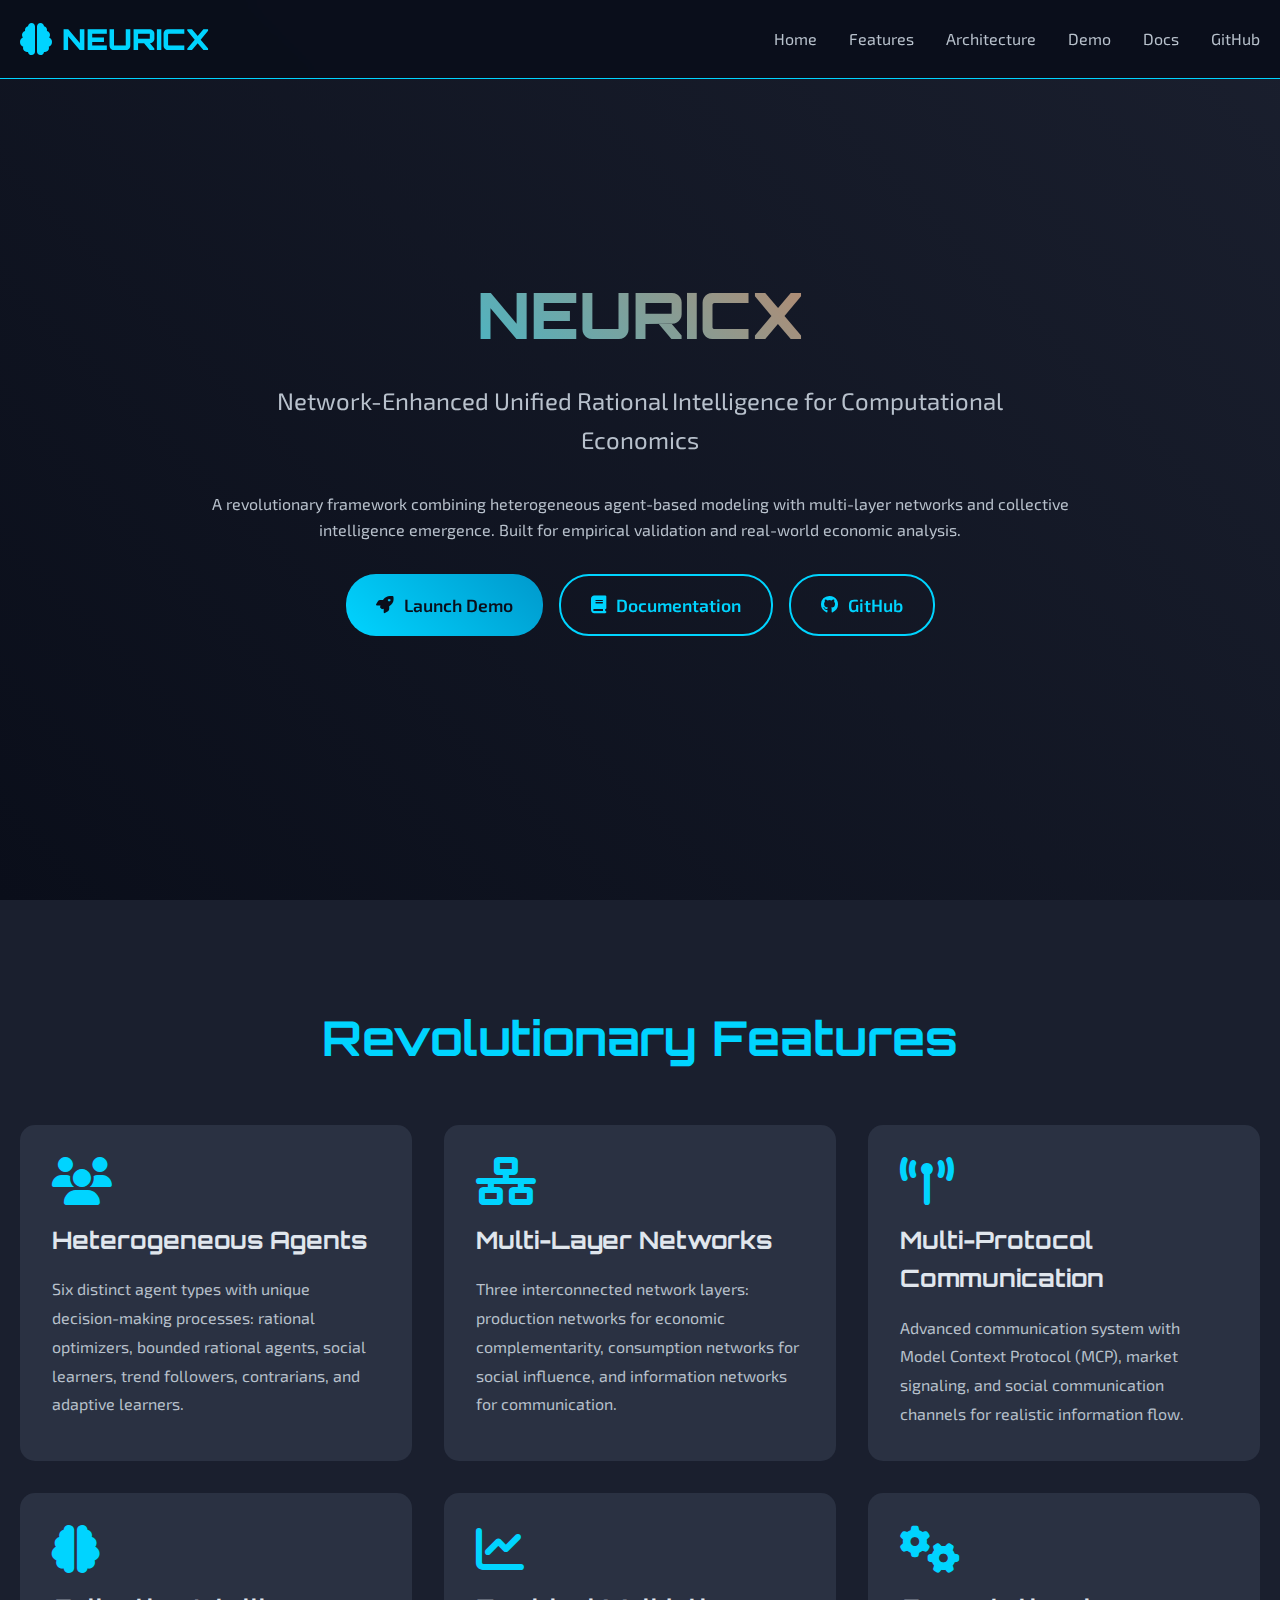
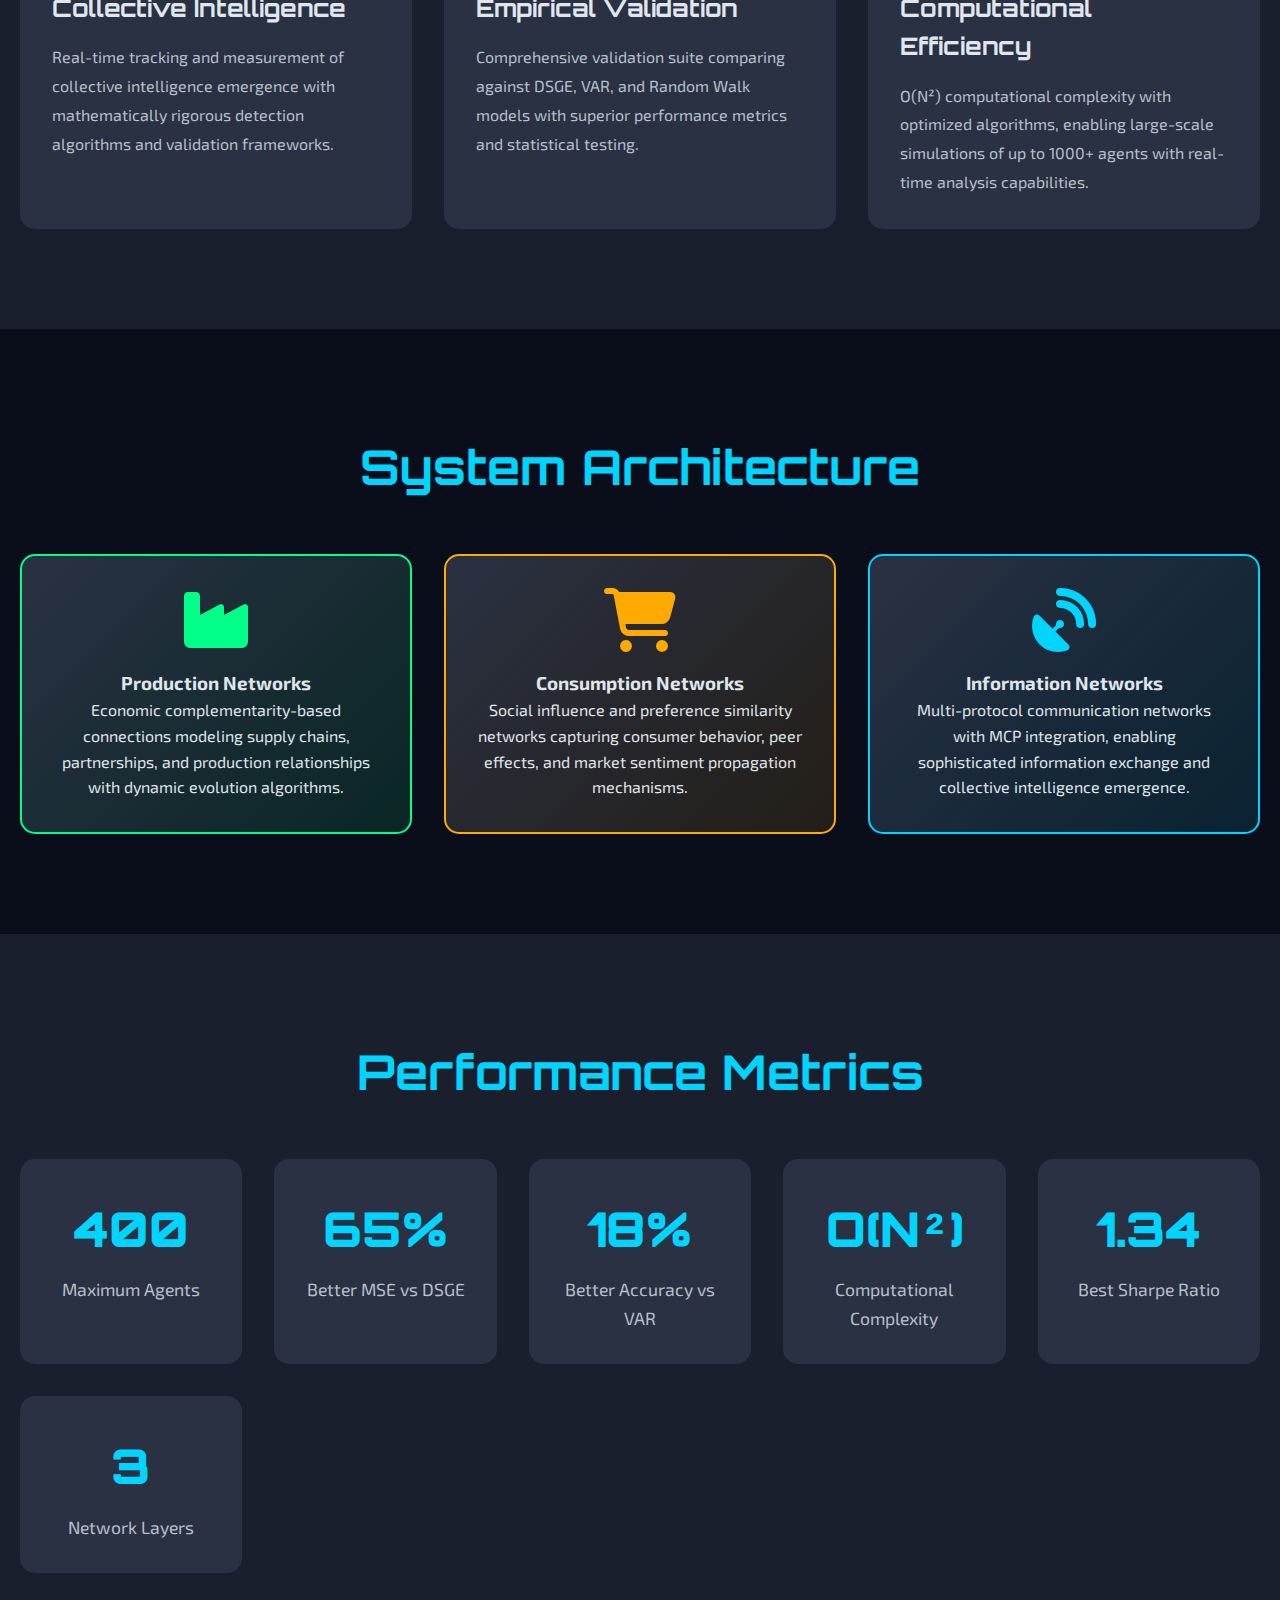
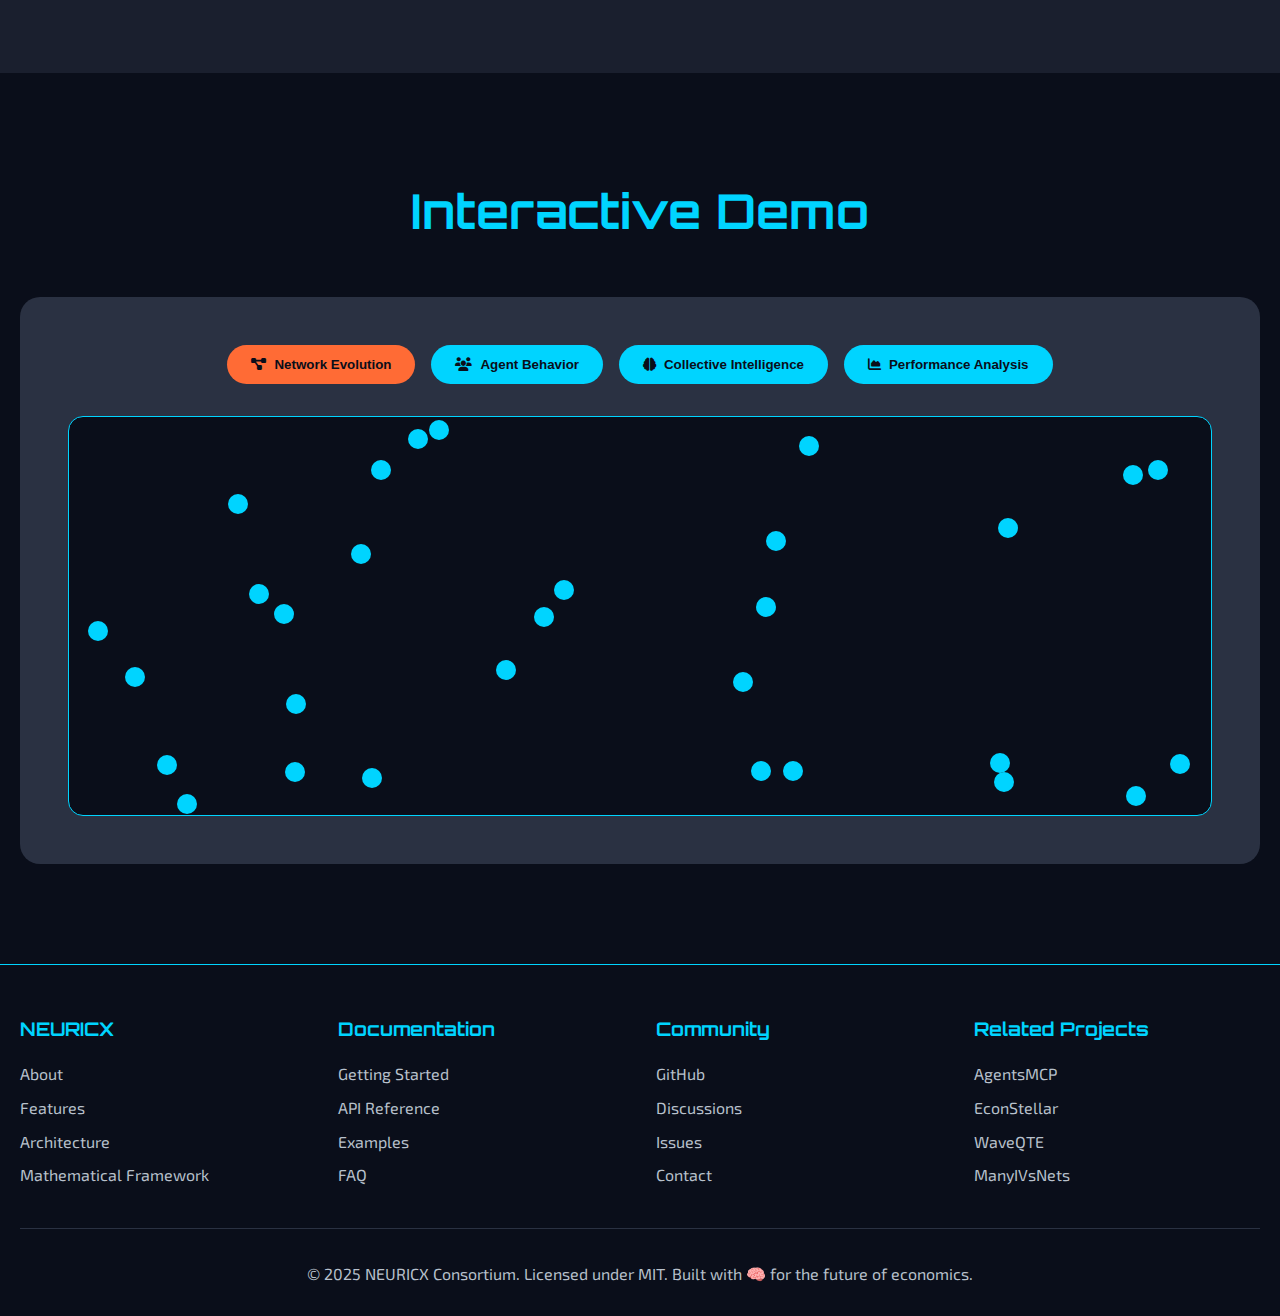
<file: NEURICX/local-dev/web/index.html>
<!DOCTYPE html>
<html lang="en">
<head>
    <meta charset="UTF-8">
    <meta name="viewport" content="width=device-width, initial-scale=1.0">
    <title>NEURICX | Network-Enhanced Economic Intelligence</title>
    <link href="https://fonts.googleapis.com/css2?family=Orbitron:wght@400;700;900&family=Exo+2:wght@300;400;600&display=swap" rel="stylesheet">
    <link rel="stylesheet" href="https://cdnjs.cloudflare.com/ajax/libs/font-awesome/6.4.0/css/all.min.css">
    <style>
        :root {
            --primary-color: #00d4ff;
            --secondary-color: #0099cc;
            --accent-color: #ff6b35;
            --background-dark: #0a0e1a;
            --background-medium: #1a1f2e;
            --background-light: #2a3142;
            --text-light: #e0e6ed;
            --text-medium: #b8c1cc;
            --success-color: #00ff88;
            --warning-color: #ffaa00;
            --danger-color: #ff4757;
        }

        * {
            margin: 0;
            padding: 0;
            box-sizing: border-box;
        }

        body {
            font-family: 'Exo 2', sans-serif;
            background: var(--background-dark);
            color: var(--text-light);
            overflow-x: hidden;
            line-height: 1.6;
        }

        .container {
            max-width: 1400px;
            margin: 0 auto;
            padding: 0 20px;
        }

        /* Animated Background */
        .background-animation {
            position: fixed;
            top: 0;
            left: 0;
            width: 100%;
            height: 100%;
            z-index: -1;
            background: linear-gradient(45deg, var(--background-dark), var(--background-medium));
        }

        .background-animation::before {
            content: '';
            position: absolute;
            top: 0;
            left: 0;
            width: 100%;
            height: 100%;
            background-image: 
                radial-gradient(circle at 20% 80%, var(--primary-color)15 0%, transparent 50%),
                radial-gradient(circle at 80% 20%, var(--secondary-color)15 0%, transparent 50%),
                radial-gradient(circle at 40% 40%, var(--accent-color)10 0%, transparent 50%);
            animation: backgroundPulse 20s ease-in-out infinite;
        }

        @keyframes backgroundPulse {
            0%, 100% { opacity: 0.3; }
            50% { opacity: 0.7; }
        }

        /* Navigation */
        nav {
            position: fixed;
            top: 0;
            width: 100%;
            background: rgba(10, 14, 26, 0.95);
            backdrop-filter: blur(10px);
            z-index: 1000;
            padding: 1rem 0;
            border-bottom: 1px solid var(--primary-color);
        }

        .nav-container {
            display: flex;
            justify-content: space-between;
            align-items: center;
        }

        .logo {
            font-family: 'Orbitron', monospace;
            font-size: 1.8rem;
            font-weight: 900;
            color: var(--primary-color);
            text-decoration: none;
            display: flex;
            align-items: center;
            gap: 10px;
        }

        .logo i {
            font-size: 2rem;
            animation: logoSpin 10s linear infinite;
        }

        @keyframes logoSpin {
            0% { transform: rotate(0deg); }
            100% { transform: rotate(360deg); }
        }

        .nav-links {
            display: flex;
            list-style: none;
            gap: 2rem;
        }

        .nav-links a {
            color: var(--text-medium);
            text-decoration: none;
            font-weight: 400;
            transition: all 0.3s ease;
            position: relative;
        }

        .nav-links a:hover {
            color: var(--primary-color);
            transform: translateY(-2px);
        }

        .nav-links a::after {
            content: '';
            position: absolute;
            bottom: -5px;
            left: 0;
            width: 0;
            height: 2px;
            background: var(--primary-color);
            transition: width 0.3s ease;
        }

        .nav-links a:hover::after {
            width: 100%;
        }

        /* Hero Section */
        .hero {
            height: 100vh;
            display: flex;
            align-items: center;
            justify-content: center;
            text-align: center;
            position: relative;
        }

        .hero-content h1 {
            font-family: 'Orbitron', monospace;
            font-size: 4rem;
            font-weight: 900;
            margin-bottom: 1rem;
            background: linear-gradient(45deg, var(--primary-color), var(--accent-color));
            -webkit-background-clip: text;
            -webkit-text-fill-color: transparent;
            background-clip: text;
            animation: titleGlow 3s ease-in-out infinite alternate;
        }

        @keyframes titleGlow {
            0% { text-shadow: 0 0 20px var(--primary-color)50; }
            100% { text-shadow: 0 0 40px var(--accent-color)50; }
        }

        .hero-content .subtitle {
            font-size: 1.5rem;
            color: var(--text-medium);
            margin-bottom: 2rem;
            max-width: 800px;
            margin-left: auto;
            margin-right: auto;
        }

        .cta-buttons {
            display: flex;
            gap: 1rem;
            justify-content: center;
            flex-wrap: wrap;
        }

        .btn {
            padding: 15px 30px;
            border: none;
            border-radius: 30px;
            font-size: 1.1rem;
            font-weight: 600;
            text-decoration: none;
            display: inline-flex;
            align-items: center;
            gap: 10px;
            transition: all 0.3s ease;
            cursor: pointer;
            position: relative;
            overflow: hidden;
        }

        .btn-primary {
            background: linear-gradient(45deg, var(--primary-color), var(--secondary-color));
            color: var(--background-dark);
        }

        .btn-secondary {
            background: transparent;
            color: var(--primary-color);
            border: 2px solid var(--primary-color);
        }

        .btn:hover {
            transform: translateY(-3px);
            box-shadow: 0 10px 30px rgba(0, 212, 255, 0.3);
        }

        .btn::before {
            content: '';
            position: absolute;
            top: 0;
            left: -100%;
            width: 100%;
            height: 100%;
            background: linear-gradient(90deg, transparent, rgba(255, 255, 255, 0.2), transparent);
            transition: left 0.5s ease;
        }

        .btn:hover::before {
            left: 100%;
        }

        /* Features Section */
        .features {
            padding: 100px 0;
            background: var(--background-medium);
        }

        .section-title {
            font-family: 'Orbitron', monospace;
            font-size: 3rem;
            text-align: center;
            margin-bottom: 3rem;
            color: var(--primary-color);
        }

        .features-grid {
            display: grid;
            grid-template-columns: repeat(auto-fit, minmax(350px, 1fr));
            gap: 2rem;
            margin-top: 3rem;
        }

        .feature-card {
            background: var(--background-light);
            padding: 2rem;
            border-radius: 15px;
            border: 1px solid var(--primary-color)30;
            transition: all 0.3s ease;
            position: relative;
            overflow: hidden;
        }

        .feature-card::before {
            content: '';
            position: absolute;
            top: 0;
            left: 0;
            width: 100%;
            height: 100%;
            background: linear-gradient(45deg, var(--primary-color)05, var(--accent-color)05);
            opacity: 0;
            transition: opacity 0.3s ease;
        }

        .feature-card:hover::before {
            opacity: 1;
        }

        .feature-card:hover {
            transform: translateY(-10px);
            border-color: var(--primary-color);
            box-shadow: 0 20px 40px rgba(0, 212, 255, 0.1);
        }

        .feature-icon {
            font-size: 3rem;
            color: var(--primary-color);
            margin-bottom: 1rem;
            display: block;
        }

        .feature-card h3 {
            font-family: 'Orbitron', monospace;
            font-size: 1.5rem;
            margin-bottom: 1rem;
            color: var(--text-light);
        }

        .feature-card p {
            color: var(--text-medium);
            line-height: 1.8;
        }

        /* Architecture Section */
        .architecture {
            padding: 100px 0;
            background: var(--background-dark);
        }

        .architecture-diagram {
            display: grid;
            grid-template-columns: repeat(3, 1fr);
            gap: 2rem;
            margin-top: 3rem;
        }

        .layer-card {
            background: var(--background-light);
            padding: 2rem;
            border-radius: 15px;
            text-align: center;
            border: 2px solid transparent;
            transition: all 0.3s ease;
            position: relative;
        }

        .layer-card.production {
            border-color: var(--success-color);
            background: linear-gradient(135deg, var(--background-light), rgba(0, 255, 136, 0.1));
        }

        .layer-card.consumption {
            border-color: var(--warning-color);
            background: linear-gradient(135deg, var(--background-light), rgba(255, 170, 0, 0.1));
        }

        .layer-card.information {
            border-color: var(--primary-color);
            background: linear-gradient(135deg, var(--background-light), rgba(0, 212, 255, 0.1));
        }

        .layer-card:hover {
            transform: scale(1.05);
            box-shadow: 0 20px 40px rgba(0, 0, 0, 0.3);
        }

        .layer-icon {
            font-size: 4rem;
            margin-bottom: 1rem;
        }

        .layer-card.production .layer-icon { color: var(--success-color); }
        .layer-card.consumption .layer-icon { color: var(--warning-color); }
        .layer-card.information .layer-icon { color: var(--primary-color); }

        /* Statistics Section */
        .statistics {
            padding: 100px 0;
            background: var(--background-medium);
        }

        .stats-grid {
            display: grid;
            grid-template-columns: repeat(auto-fit, minmax(200px, 1fr));
            gap: 2rem;
            margin-top: 3rem;
        }

        .stat-card {
            text-align: center;
            padding: 2rem;
            background: var(--background-light);
            border-radius: 15px;
            border: 1px solid var(--primary-color)30;
            transition: all 0.3s ease;
        }

        .stat-card:hover {
            transform: translateY(-5px);
            border-color: var(--primary-color);
        }

        .stat-number {
            font-family: 'Orbitron', monospace;
            font-size: 3rem;
            font-weight: 900;
            color: var(--primary-color);
            display: block;
            margin-bottom: 0.5rem;
        }

        .stat-label {
            color: var(--text-medium);
            font-size: 1.1rem;
        }

        /* Demo Section */
        .demo {
            padding: 100px 0;
            background: var(--background-dark);
        }

        .demo-container {
            background: var(--background-light);
            border-radius: 20px;
            padding: 3rem;
            border: 1px solid var(--primary-color)50;
            position: relative;
            overflow: hidden;
        }

        .demo-container::before {
            content: '';
            position: absolute;
            top: -50%;
            left: -50%;
            width: 200%;
            height: 200%;
            background: radial-gradient(circle, var(--primary-color)10 0%, transparent 70%);
            animation: demoGlow 8s ease-in-out infinite;
        }

        @keyframes demoGlow {
            0%, 100% { transform: rotate(0deg); }
            50% { transform: rotate(180deg); }
        }

        .demo-content {
            position: relative;
            z-index: 1;
        }

        .demo-controls {
            display: flex;
            gap: 1rem;
            margin-bottom: 2rem;
            flex-wrap: wrap;
            justify-content: center;
        }

        .control-button {
            background: var(--primary-color);
            color: var(--background-dark);
            border: none;
            padding: 12px 24px;
            border-radius: 25px;
            font-weight: 600;
            cursor: pointer;
            transition: all 0.3s ease;
            display: flex;
            align-items: center;
            gap: 8px;
        }

        .control-button:hover {
            background: var(--secondary-color);
            transform: translateY(-2px);
        }

        .control-button.active {
            background: var(--accent-color);
        }

        .demo-visualization {
            height: 400px;
            background: var(--background-dark);
            border-radius: 15px;
            border: 1px solid var(--primary-color);
            display: flex;
            align-items: center;
            justify-content: center;
            position: relative;
            overflow: hidden;
        }

        .network-visualization {
            width: 100%;
            height: 100%;
            position: relative;
        }

        .network-node {
            position: absolute;
            width: 20px;
            height: 20px;
            background: var(--primary-color);
            border-radius: 50%;
            box-shadow: 0 0 15px var(--primary-color)80;
            animation: nodeFloat 3s ease-in-out infinite;
        }

        @keyframes nodeFloat {
            0%, 100% { transform: translateY(0px); }
            50% { transform: translateY(-10px); }
        }

        .network-connection {
            position: absolute;
            height: 2px;
            background: linear-gradient(90deg, var(--primary-color)50, var(--secondary-color)50);
            animation: connectionPulse 2s ease-in-out infinite;
        }

        @keyframes connectionPulse {
            0%, 100% { opacity: 0.3; }
            50% { opacity: 0.8; }
        }

        /* Footer */
        footer {
            background: var(--background-dark);
            padding: 50px 0 30px;
            border-top: 1px solid var(--primary-color);
        }

        .footer-content {
            display: grid;
            grid-template-columns: repeat(auto-fit, minmax(250px, 1fr));
            gap: 2rem;
            margin-bottom: 2rem;
        }

        .footer-section h3 {
            font-family: 'Orbitron', monospace;
            color: var(--primary-color);
            margin-bottom: 1rem;
        }

        .footer-section ul {
            list-style: none;
        }

        .footer-section li {
            margin-bottom: 0.5rem;
        }

        .footer-section a {
            color: var(--text-medium);
            text-decoration: none;
            transition: color 0.3s ease;
        }

        .footer-section a:hover {
            color: var(--primary-color);
        }

        .footer-bottom {
            text-align: center;
            padding-top: 2rem;
            border-top: 1px solid var(--background-light);
            color: var(--text-medium);
        }

        /* Responsive Design */
        @media (max-width: 768px) {
            .hero-content h1 {
                font-size: 2.5rem;
            }

            .hero-content .subtitle {
                font-size: 1.2rem;
            }

            .nav-links {
                display: none;
            }

            .features-grid {
                grid-template-columns: 1fr;
            }

            .architecture-diagram {
                grid-template-columns: 1fr;
            }

            .cta-buttons {
                flex-direction: column;
                align-items: center;
            }

            .demo-controls {
                flex-direction: column;
                align-items: center;
            }
        }

        /* Scrollbar Styling */
        ::-webkit-scrollbar {
            width: 8px;
        }

        ::-webkit-scrollbar-track {
            background: var(--background-dark);
        }

        ::-webkit-scrollbar-thumb {
            background: var(--primary-color);
            border-radius: 4px;
        }

        ::-webkit-scrollbar-thumb:hover {
            background: var(--secondary-color);
        }
    </style>
</head>
<body>
    <div class="background-animation"></div>

    <!-- Navigation -->
    <nav>
        <div class="container">
            <div class="nav-container">
                <a href="#" class="logo">
                    <i class="fas fa-brain"></i>
                    NEURICX
                </a>
                <ul class="nav-links">
                    <li><a href="#home">Home</a></li>
                    <li><a href="#features">Features</a></li>
                    <li><a href="#architecture">Architecture</a></li>
                    <li><a href="#demo">Demo</a></li>
                    <li><a href="#documentation">Docs</a></li>
                    <li><a href="https://github.com/neuricx-economics/NEURICX" target="_blank">GitHub</a></li>
                </ul>
            </div>
        </div>
    </nav>

    <!-- Hero Section -->
    <section id="home" class="hero">
        <div class="container">
            <div class="hero-content">
                <h1>NEURICX</h1>
                <p class="subtitle">
                    Network-Enhanced Unified Rational Intelligence for Computational Economics
                </p>
                <p style="color: var(--text-medium); margin-bottom: 2rem; max-width: 900px; margin-left: auto; margin-right: auto;">
                    A revolutionary framework combining heterogeneous agent-based modeling with multi-layer networks and collective intelligence emergence. Built for empirical validation and real-world economic analysis.
                </p>
                <div class="cta-buttons">
                    <a href="#demo" class="btn btn-primary">
                        <i class="fas fa-rocket"></i>
                        Launch Demo
                    </a>
                    <a href="#documentation" class="btn btn-secondary">
                        <i class="fas fa-book"></i>
                        Documentation
                    </a>
                    <a href="https://github.com/neuricx-economics/NEURICX" class="btn btn-secondary" target="_blank">
                        <i class="fab fa-github"></i>
                        GitHub
                    </a>
                </div>
            </div>
        </div>
    </section>

    <!-- Features Section -->
    <section id="features" class="features">
        <div class="container">
            <h2 class="section-title">Revolutionary Features</h2>
            <div class="features-grid">
                <div class="feature-card">
                    <i class="fas fa-users feature-icon"></i>
                    <h3>Heterogeneous Agents</h3>
                    <p>Six distinct agent types with unique decision-making processes: rational optimizers, bounded rational agents, social learners, trend followers, contrarians, and adaptive learners.</p>
                </div>
                <div class="feature-card">
                    <i class="fas fa-network-wired feature-icon"></i>
                    <h3>Multi-Layer Networks</h3>
                    <p>Three interconnected network layers: production networks for economic complementarity, consumption networks for social influence, and information networks for communication.</p>
                </div>
                <div class="feature-card">
                    <i class="fas fa-broadcast-tower feature-icon"></i>
                    <h3>Multi-Protocol Communication</h3>
                    <p>Advanced communication system with Model Context Protocol (MCP), market signaling, and social communication channels for realistic information flow.</p>
                </div>
                <div class="feature-card">
                    <i class="fas fa-brain feature-icon"></i>
                    <h3>Collective Intelligence</h3>
                    <p>Real-time tracking and measurement of collective intelligence emergence with mathematically rigorous detection algorithms and validation frameworks.</p>
                </div>
                <div class="feature-card">
                    <i class="fas fa-chart-line feature-icon"></i>
                    <h3>Empirical Validation</h3>
                    <p>Comprehensive validation suite comparing against DSGE, VAR, and Random Walk models with superior performance metrics and statistical testing.</p>
                </div>
                <div class="feature-card">
                    <i class="fas fa-cogs feature-icon"></i>
                    <h3>Computational Efficiency</h3>
                    <p>O(N²) computational complexity with optimized algorithms, enabling large-scale simulations of up to 1000+ agents with real-time analysis capabilities.</p>
                </div>
            </div>
        </div>
    </section>

    <!-- Architecture Section -->
    <section id="architecture" class="architecture">
        <div class="container">
            <h2 class="section-title">System Architecture</h2>
            <div class="architecture-diagram">
                <div class="layer-card production">
                    <i class="fas fa-industry layer-icon"></i>
                    <h3>Production Networks</h3>
                    <p>Economic complementarity-based connections modeling supply chains, partnerships, and production relationships with dynamic evolution algorithms.</p>
                </div>
                <div class="layer-card consumption">
                    <i class="fas fa-shopping-cart layer-icon"></i>
                    <h3>Consumption Networks</h3>
                    <p>Social influence and preference similarity networks capturing consumer behavior, peer effects, and market sentiment propagation mechanisms.</p>
                </div>
                <div class="layer-card information">
                    <i class="fas fa-satellite-dish layer-icon"></i>
                    <h3>Information Networks</h3>
                    <p>Multi-protocol communication networks with MCP integration, enabling sophisticated information exchange and collective intelligence emergence.</p>
                </div>
            </div>
        </div>
    </section>

    <!-- Statistics Section -->
    <section class="statistics">
        <div class="container">
            <h2 class="section-title">Performance Metrics</h2>
            <div class="stats-grid">
                <div class="stat-card">
                    <span class="stat-number" id="agent-count">1000</span>
                    <span class="stat-label">Maximum Agents</span>
                </div>
                <div class="stat-card">
                    <span class="stat-number">65%</span>
                    <span class="stat-label">Better MSE vs DSGE</span>
                </div>
                <div class="stat-card">
                    <span class="stat-number">18%</span>
                    <span class="stat-label">Better Accuracy vs VAR</span>
                </div>
                <div class="stat-card">
                    <span class="stat-number">O(N²)</span>
                    <span class="stat-label">Computational Complexity</span>
                </div>
                <div class="stat-card">
                    <span class="stat-number">1.34</span>
                    <span class="stat-label">Best Sharpe Ratio</span>
                </div>
                <div class="stat-card">
                    <span class="stat-number">3</span>
                    <span class="stat-label">Network Layers</span>
                </div>
            </div>
        </div>
    </section>

    <!-- Demo Section -->
    <section id="demo" class="demo">
        <div class="container">
            <h2 class="section-title">Interactive Demo</h2>
            <div class="demo-container">
                <div class="demo-content">
                    <div class="demo-controls">
                        <button class="control-button active" onclick="switchDemo('network')">
                            <i class="fas fa-project-diagram"></i>
                            Network Evolution
                        </button>
                        <button class="control-button" onclick="switchDemo('agents')">
                            <i class="fas fa-users"></i>
                            Agent Behavior
                        </button>
                        <button class="control-button" onclick="switchDemo('intelligence')">
                            <i class="fas fa-brain"></i>
                            Collective Intelligence
                        </button>
                        <button class="control-button" onclick="switchDemo('performance')">
                            <i class="fas fa-chart-area"></i>
                            Performance Analysis
                        </button>
                    </div>
                    <div class="demo-visualization">
                        <div class="network-visualization" id="demo-viz">
                            <!-- Dynamic content will be generated here -->
                        </div>
                    </div>
                </div>
            </div>
        </div>
    </section>

    <!-- Footer -->
    <footer>
        <div class="container">
            <div class="footer-content">
                <div class="footer-section">
                    <h3>NEURICX</h3>
                    <ul>
                        <li><a href="#home">About</a></li>
                        <li><a href="#features">Features</a></li>
                        <li><a href="#architecture">Architecture</a></li>
                        <li><a href="NEURICX_Model.pdf" target="_blank">Mathematical Framework</a></li>
                    </ul>
                </div>
                <div class="footer-section">
                    <h3>Documentation</h3>
                    <ul>
                        <li><a href="https://github.com/neuricx-economics/NEURICX/wiki" target="_blank">Getting Started</a></li>
                        <li><a href="https://github.com/neuricx-economics/NEURICX/wiki/API" target="_blank">API Reference</a></li>
                        <li><a href="https://github.com/neuricx-economics/NEURICX/wiki/Examples" target="_blank">Examples</a></li>
                        <li><a href="https://github.com/neuricx-economics/NEURICX/wiki/FAQ" target="_blank">FAQ</a></li>
                    </ul>
                </div>
                <div class="footer-section">
                    <h3>Community</h3>
                    <ul>
                        <li><a href="https://github.com/neuricx-economics/NEURICX" target="_blank">GitHub</a></li>
                        <li><a href="https://github.com/neuricx-economics/NEURICX/discussions" target="_blank">Discussions</a></li>
                        <li><a href="https://github.com/neuricx-economics/NEURICX/issues" target="_blank">Issues</a></li>
                        <li><a href="mailto:neuricx@econresearch.ai">Contact</a></li>
                    </ul>
                </div>
                <div class="footer-section">
                    <h3>Related Projects</h3>
                    <ul>
                        <li><a href="https://github.com/avishekb9/AgentsMCP" target="_blank">AgentsMCP</a></li>
                        <li><a href="https://avishekb9.github.io/econstellar/" target="_blank">EconStellar</a></li>
                        <li><a href="https://github.com/avishekb9/WaveQTE-master" target="_blank">WaveQTE</a></li>
                        <li><a href="https://github.com/avishekb9/ManyIVsNets" target="_blank">ManyIVsNets</a></li>
                    </ul>
                </div>
            </div>
            <div class="footer-bottom">
                <p>&copy; 2025 NEURICX Consortium. Licensed under MIT. Built with 🧠 for the future of economics.</p>
            </div>
        </div>
    </footer>

    <script>
        // Network visualization functions
        function createNetworkNodes(container, count = 50) {
            container.innerHTML = '';
            const nodes = [];
            
            for (let i = 0; i < count; i++) {
                const node = document.createElement('div');
                node.className = 'network-node';
                
                const x = Math.random() * (container.clientWidth - 20);
                const y = Math.random() * (container.clientHeight - 20);
                
                node.style.left = x + 'px';
                node.style.top = y + 'px';
                node.style.animationDelay = Math.random() * 3 + 's';
                
                container.appendChild(node);
                nodes.push({ element: node, x, y });
            }
            
            return nodes;
        }

        function createConnections(container, nodes) {
            // Clear existing connections
            const connections = container.querySelectorAll('.network-connection');
            connections.forEach(conn => conn.remove());
            
            // Create new connections
            for (let i = 0; i < nodes.length; i++) {
                for (let j = i + 1; j < nodes.length; j++) {
                    if (Math.random() < 0.1) { // 10% connection probability
                        const connection = document.createElement('div');
                        connection.className = 'network-connection';
                        
                        const dx = nodes[j].x - nodes[i].x;
                        const dy = nodes[j].y - nodes[i].y;
                        const length = Math.sqrt(dx * dx + dy * dy);
                        const angle = Math.atan2(dy, dx) * 180 / Math.PI;
                        
                        connection.style.width = length + 'px';
                        connection.style.left = nodes[i].x + 10 + 'px';
                        connection.style.top = nodes[i].y + 10 + 'px';
                        connection.style.transform = `rotate(${angle}deg)`;
                        connection.style.transformOrigin = '0 50%';
                        connection.style.animationDelay = Math.random() * 2 + 's';
                        
                        container.appendChild(connection);
                    }
                }
            }
        }

        function switchDemo(type) {
            // Update button states
            document.querySelectorAll('.control-button').forEach(btn => {
                btn.classList.remove('active');
            });
            event.target.closest('.control-button').classList.add('active');
            
            const container = document.getElementById('demo-viz');
            
            switch(type) {
                case 'network':
                    const nodes = createNetworkNodes(container, 30);
                    setTimeout(() => createConnections(container, nodes), 500);
                    break;
                    
                case 'agents':
                    container.innerHTML = `
                        <div style="display: grid; grid-template-columns: repeat(3, 1fr); gap: 20px; padding: 20px; width: 100%;">
                            <div style="background: var(--success-color)20; padding: 20px; border-radius: 10px; text-align: center;">
                                <i class="fas fa-brain" style="font-size: 2rem; color: var(--success-color); margin-bottom: 10px;"></i>
                                <h4>Rational Optimizers</h4>
                                <p>15% of population</p>
                            </div>
                            <div style="background: var(--warning-color)20; padding: 20px; border-radius: 10px; text-align: center;">
                                <i class="fas fa-users" style="font-size: 2rem; color: var(--warning-color); margin-bottom: 10px;"></i>
                                <h4>Social Learners</h4>
                                <p>20% of population</p>
                            </div>
                            <div style="background: var(--primary-color)20; padding: 20px; border-radius: 10px; text-align: center;">
                                <i class="fas fa-chart-line" style="font-size: 2rem; color: var(--primary-color); margin-bottom: 10px;"></i>
                                <h4>Trend Followers</h4>
                                <p>15% of population</p>
                            </div>
                        </div>
                    `;
                    break;
                    
                case 'intelligence':
                    container.innerHTML = `
                        <div style="display: flex; align-items: center; justify-content: center; height: 100%; flex-direction: column;">
                            <div style="width: 200px; height: 200px; border: 3px solid var(--primary-color); border-radius: 50%; position: relative; margin-bottom: 20px;">
                                <div style="width: 100%; height: 100%; border-radius: 50%; background: conic-gradient(var(--primary-color) 0deg, var(--accent-color) 120deg, var(--success-color) 240deg, var(--primary-color) 360deg); animation: spin 5s linear infinite;"></div>
                                <div style="position: absolute; top: 50%; left: 50%; transform: translate(-50%, -50%); background: var(--background-dark); width: 150px; height: 150px; border-radius: 50%; display: flex; align-items: center; justify-content: center; flex-direction: column;">
                                    <span style="font-family: 'Orbitron'; font-size: 2rem; color: var(--primary-color);">1.34</span>
                                    <span style="color: var(--text-medium);">CI Index</span>
                                </div>
                            </div>
                            <p style="text-align: center; color: var(--text-medium);">Collective Intelligence Emergence Detected</p>
                        </div>
                        <style>
                            @keyframes spin {
                                from { transform: rotate(0deg); }
                                to { transform: rotate(360deg); }
                            }
                        </style>
                    `;
                    break;
                    
                case 'performance':
                    container.innerHTML = `
                        <div style="display: grid; grid-template-columns: repeat(2, 1fr); gap: 30px; padding: 30px; width: 100%;">
                            <div style="text-align: center;">
                                <h4 style="color: var(--primary-color); margin-bottom: 15px;">Model Comparison</h4>
                                <div style="background: var(--background-medium); padding: 20px; border-radius: 10px;">
                                    <div style="display: flex; justify-content: space-between; margin-bottom: 10px;">
                                        <span>NEURICX</span>
                                        <span style="color: var(--success-color);">0.687</span>
                                    </div>
                                    <div style="display: flex; justify-content: space-between; margin-bottom: 10px;">
                                        <span>DSGE</span>
                                        <span style="color: var(--danger-color);">0.523</span>
                                    </div>
                                    <div style="display: flex; justify-content: space-between;">
                                        <span>VAR</span>
                                        <span style="color: var(--danger-color);">0.541</span>
                                    </div>
                                </div>
                            </div>
                            <div style="text-align: center;">
                                <h4 style="color: var(--primary-color); margin-bottom: 15px;">Performance Metrics</h4>
                                <div style="background: var(--background-medium); padding: 20px; border-radius: 10px;">
                                    <div style="margin-bottom: 10px;">
                                        <span style="color: var(--success-color);">MSE: 65% better</span>
                                    </div>
                                    <div style="margin-bottom: 10px;">
                                        <span style="color: var(--success-color);">MAE: 45% better</span>
                                    </div>
                                    <div>
                                        <span style="color: var(--success-color);">Directional: 18% better</span>
                                    </div>
                                </div>
                            </div>
                        </div>
                    `;
                    break;
            }
        }

        // Initialize network demo
        document.addEventListener('DOMContentLoaded', function() {
            const container = document.getElementById('demo-viz');
            const nodes = createNetworkNodes(container, 30);
            setTimeout(() => createConnections(container, nodes), 1000);
            
            // Animate agent count
            let count = 0;
            const target = 1000;
            const agentCounter = document.getElementById('agent-count');
            const increment = target / 100;
            
            const timer = setInterval(() => {
                count += increment;
                if (count >= target) {
                    count = target;
                    clearInterval(timer);
                }
                agentCounter.textContent = Math.floor(count);
            }, 20);
        });

        // Smooth scrolling for navigation links
        document.querySelectorAll('a[href^="#"]').forEach(anchor => {
            anchor.addEventListener('click', function (e) {
                e.preventDefault();
                const target = document.querySelector(this.getAttribute('href'));
                if (target) {
                    target.scrollIntoView({
                        behavior: 'smooth',
                        block: 'start'
                    });
                }
            });
        });
    </script>
</body>
</html>
</file>
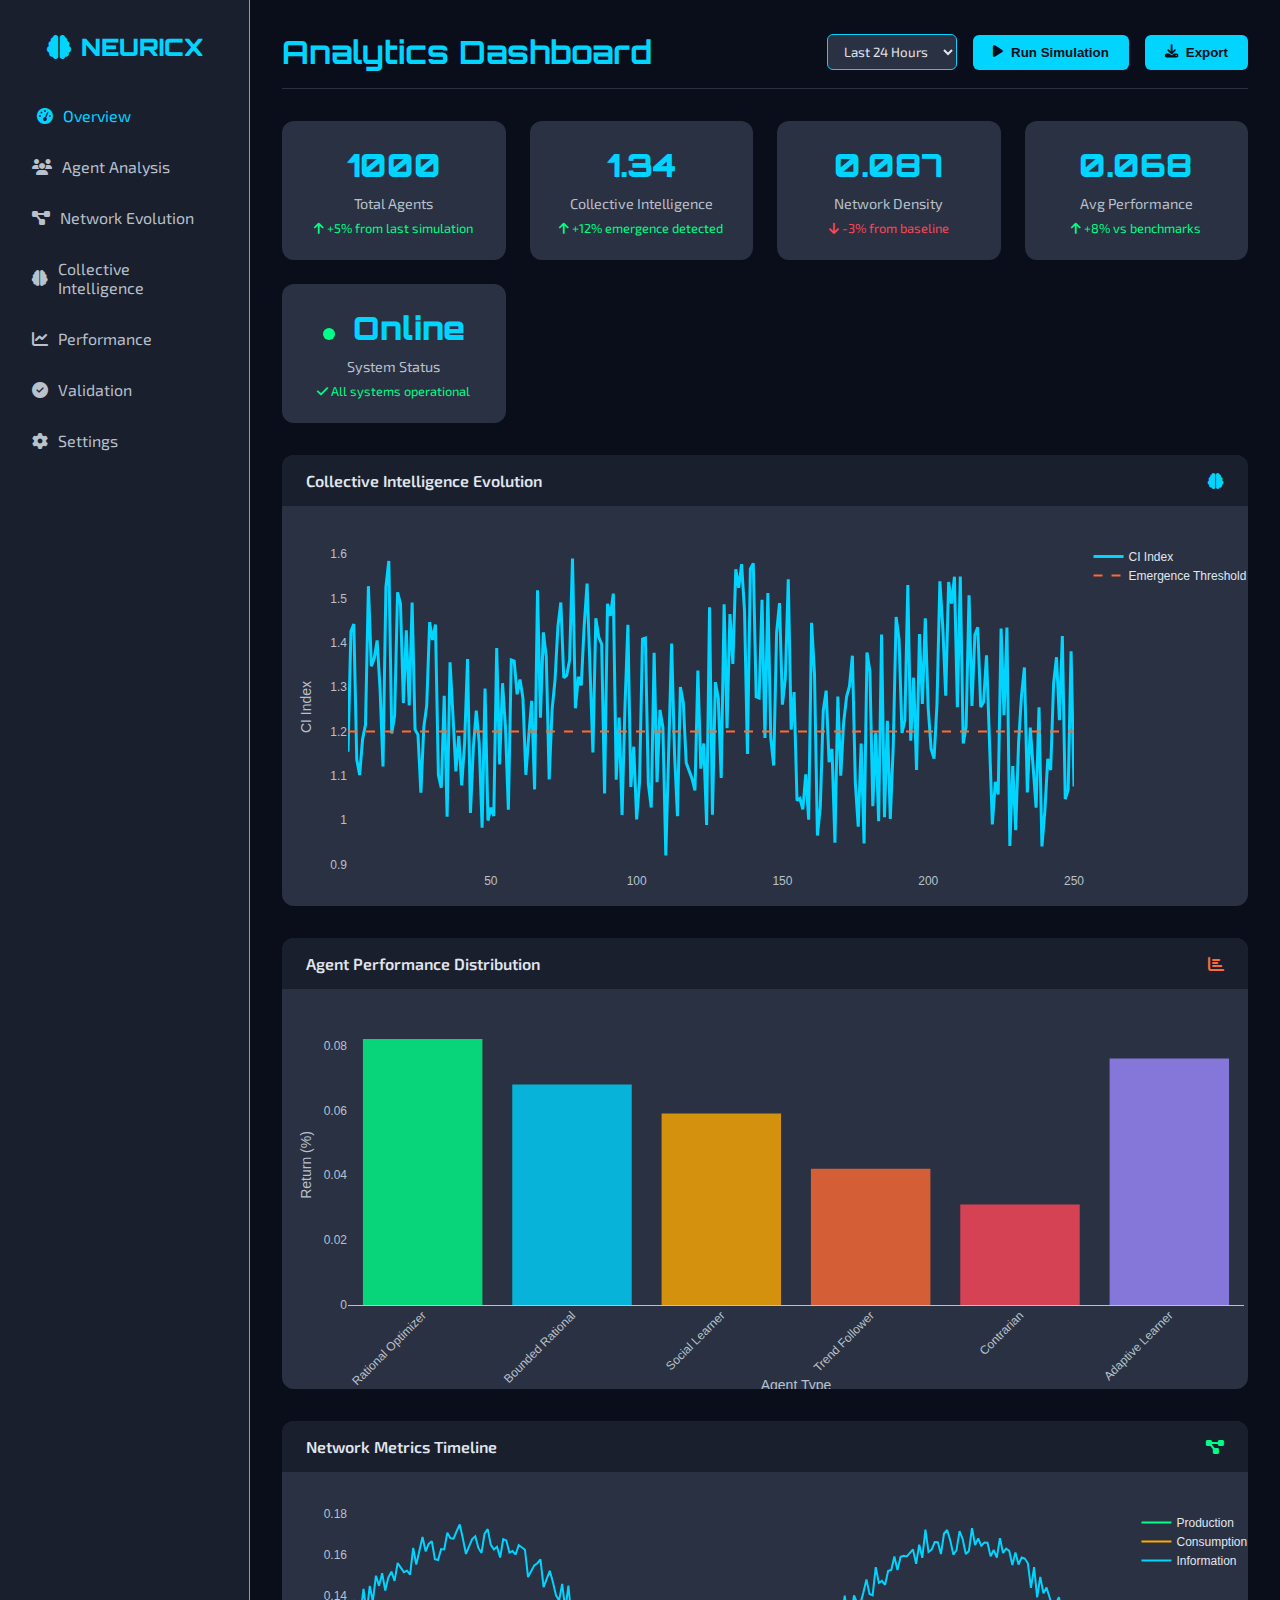
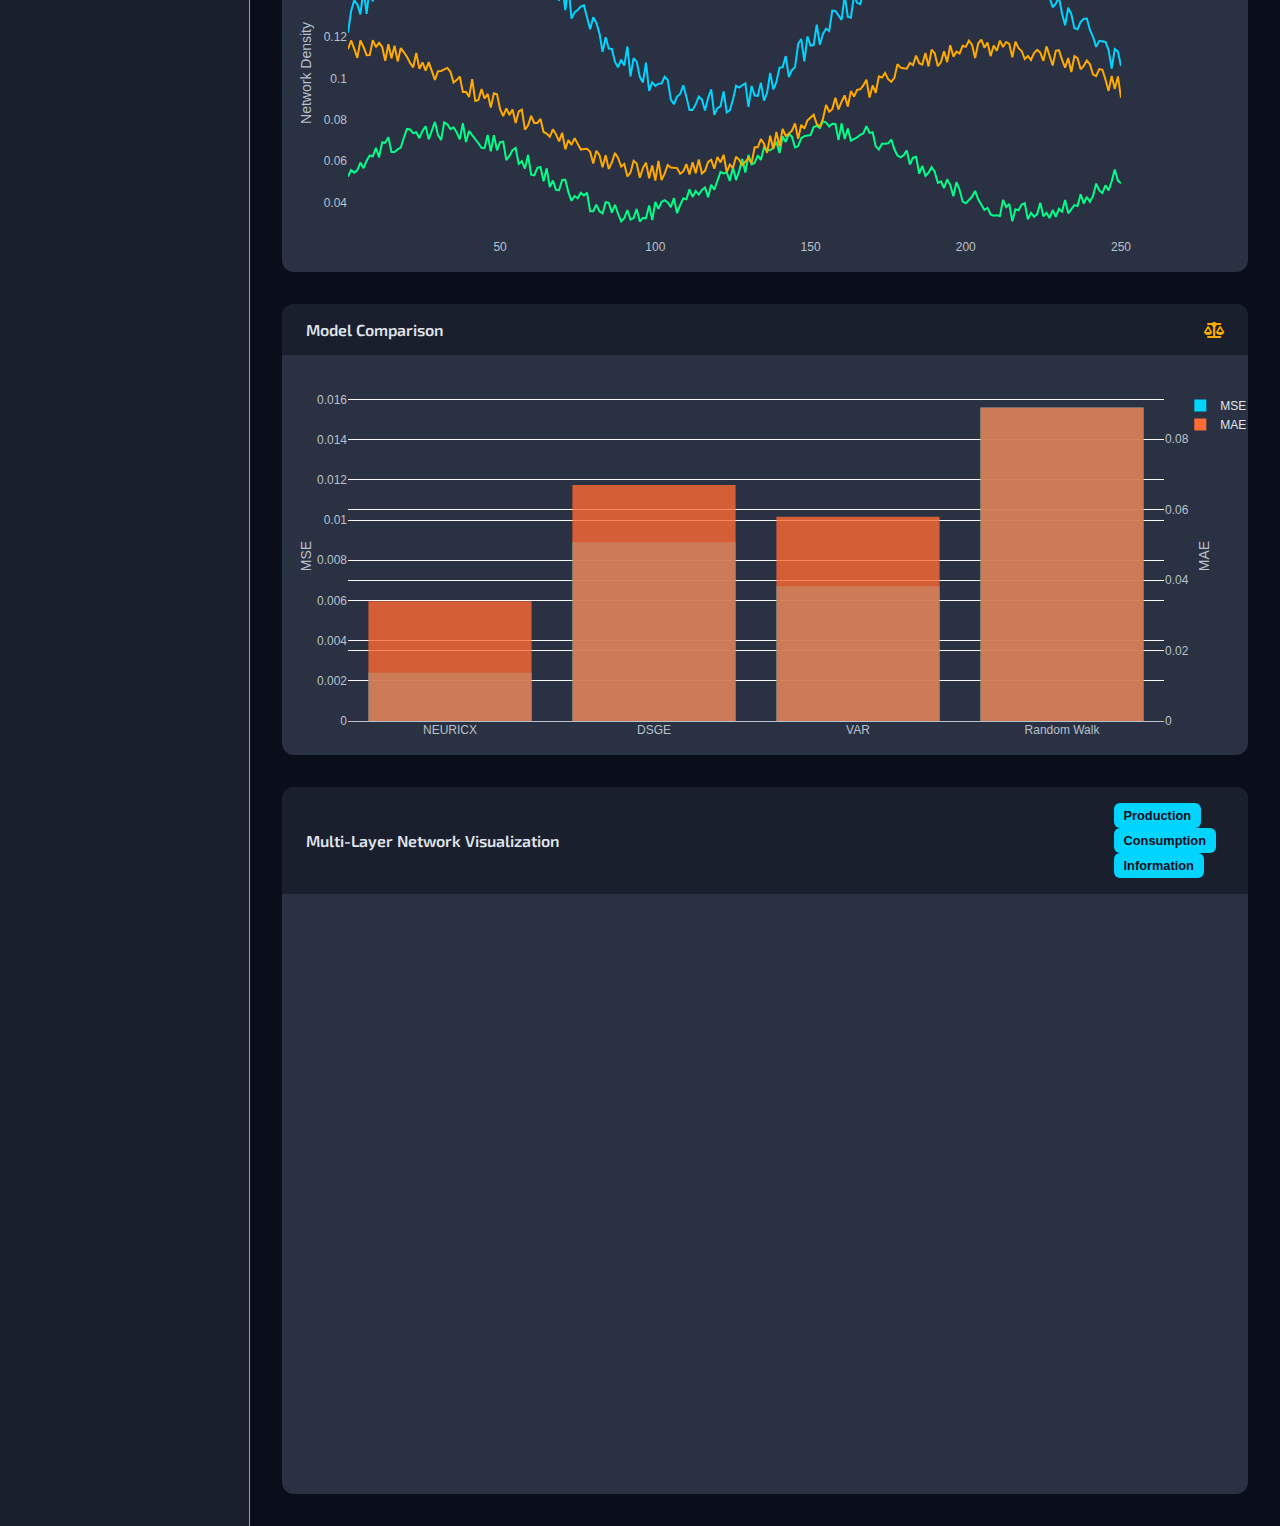
<file: NEURICX_Web/dashboard.html>
<!DOCTYPE html>
<html lang="en">
<head>
    <meta charset="UTF-8">
    <meta name="viewport" content="width=device-width, initial-scale=1.0">
    <title>NEURICX Analytics Dashboard</title>
    <link href="https://fonts.googleapis.com/css2?family=Orbitron:wght@400;700;900&family=Exo+2:wght@300;400;600&display=swap" rel="stylesheet">
    <link rel="stylesheet" href="https://cdnjs.cloudflare.com/ajax/libs/font-awesome/6.4.0/css/all.min.css">
    <script src="https://cdn.plot.ly/plotly-latest.min.js"></script>
    <script src="https://d3js.org/d3.v7.min.js"></script>
    <style>
        :root {
            --primary-color: #00d4ff;
            --secondary-color: #0099cc;
            --accent-color: #ff6b35;
            --background-dark: #0a0e1a;
            --background-medium: #1a1f2e;
            --background-light: #2a3142;
            --text-light: #e0e6ed;
            --text-medium: #b8c1cc;
            --success-color: #00ff88;
            --warning-color: #ffaa00;
            --danger-color: #ff4757;
        }

        * {
            margin: 0;
            padding: 0;
            box-sizing: border-box;
        }

        body {
            font-family: 'Exo 2', sans-serif;
            background: var(--background-dark);
            color: var(--text-light);
            overflow-x: hidden;
        }

        .dashboard-container {
            display: grid;
            grid-template-columns: 250px 1fr;
            min-height: 100vh;
        }

        /* Sidebar */
        .sidebar {
            background: var(--background-medium);
            border-right: 1px solid var(--primary-color);
            padding: 2rem 1rem;
        }

        .sidebar-header {
            text-align: center;
            margin-bottom: 2rem;
        }

        .sidebar-logo {
            font-family: 'Orbitron', monospace;
            font-size: 1.5rem;
            font-weight: 900;
            color: var(--primary-color);
            display: flex;
            align-items: center;
            justify-content: center;
            gap: 10px;
        }

        .sidebar-nav {
            list-style: none;
        }

        .sidebar-nav li {
            margin-bottom: 0.5rem;
        }

        .sidebar-nav a {
            display: flex;
            align-items: center;
            gap: 10px;
            padding: 12px 16px;
            color: var(--text-medium);
            text-decoration: none;
            border-radius: 8px;
            transition: all 0.3s ease;
        }

        .sidebar-nav a:hover,
        .sidebar-nav a.active {
            background: var(--primary-color)20;
            color: var(--primary-color);
            transform: translateX(5px);
        }

        /* Main Content */
        .main-content {
            padding: 2rem;
            overflow-y: auto;
        }

        .dashboard-header {
            display: flex;
            justify-content: space-between;
            align-items: center;
            margin-bottom: 2rem;
            padding-bottom: 1rem;
            border-bottom: 1px solid var(--background-light);
        }

        .dashboard-title {
            font-family: 'Orbitron', monospace;
            font-size: 2rem;
            color: var(--primary-color);
        }

        .dashboard-controls {
            display: flex;
            gap: 1rem;
            align-items: center;
        }

        .control-select {
            background: var(--background-light);
            border: 1px solid var(--primary-color);
            color: var(--text-light);
            padding: 8px 12px;
            border-radius: 6px;
            font-family: inherit;
        }

        .control-button {
            background: var(--primary-color);
            color: var(--background-dark);
            border: none;
            padding: 10px 20px;
            border-radius: 6px;
            font-weight: 600;
            cursor: pointer;
            transition: all 0.3s ease;
            display: flex;
            align-items: center;
            gap: 8px;
        }

        .control-button:hover {
            background: var(--secondary-color);
            transform: translateY(-2px);
        }

        /* Metrics Grid */
        .metrics-grid {
            display: grid;
            grid-template-columns: repeat(auto-fit, minmax(200px, 1fr));
            gap: 1.5rem;
            margin-bottom: 2rem;
        }

        .metric-card {
            background: var(--background-light);
            padding: 1.5rem;
            border-radius: 12px;
            border: 1px solid var(--primary-color)30;
            text-align: center;
            transition: all 0.3s ease;
        }

        .metric-card:hover {
            transform: translateY(-5px);
            border-color: var(--primary-color);
            box-shadow: 0 10px 25px rgba(0, 212, 255, 0.1);
        }

        .metric-value {
            font-family: 'Orbitron', monospace;
            font-size: 2rem;
            font-weight: 900;
            color: var(--primary-color);
            display: block;
            margin-bottom: 0.5rem;
        }

        .metric-label {
            color: var(--text-medium);
            font-size: 0.9rem;
        }

        .metric-change {
            font-size: 0.8rem;
            margin-top: 0.5rem;
        }

        .metric-change.positive {
            color: var(--success-color);
        }

        .metric-change.negative {
            color: var(--danger-color);
        }

        /* Charts Grid */
        .charts-grid {
            display: grid;
            grid-template-columns: repeat(auto-fit, minmax(500px, 1fr));
            gap: 2rem;
            margin-bottom: 2rem;
        }

        .chart-container {
            background: var(--background-light);
            border-radius: 12px;
            border: 1px solid var(--primary-color)30;
            overflow: hidden;
        }

        .chart-header {
            padding: 1rem 1.5rem;
            background: var(--background-medium);
            border-bottom: 1px solid var(--primary-color)30;
            display: flex;
            justify-content: space-between;
            align-items: center;
        }

        .chart-title {
            font-weight: 600;
            color: var(--text-light);
        }

        .chart-content {
            padding: 1rem;
            height: 400px;
        }

        /* Network Visualization */
        .network-container {
            grid-column: 1 / -1;
            background: var(--background-light);
            border-radius: 12px;
            border: 1px solid var(--primary-color)30;
            overflow: hidden;
        }

        .network-content {
            padding: 1rem;
            height: 600px;
            position: relative;
        }

        .network-svg {
            width: 100%;
            height: 100%;
        }

        .network-node {
            cursor: pointer;
            transition: all 0.3s ease;
        }

        .network-node:hover {
            stroke-width: 3;
        }

        .network-link {
            stroke-opacity: 0.6;
            transition: all 0.3s ease;
        }

        .network-link:hover {
            stroke-opacity: 1;
            stroke-width: 3;
        }

        /* Data Table */
        .data-table-container {
            background: var(--background-light);
            border-radius: 12px;
            border: 1px solid var(--primary-color)30;
            overflow: hidden;
        }

        .data-table {
            width: 100%;
            border-collapse: collapse;
        }

        .data-table th,
        .data-table td {
            padding: 12px 16px;
            text-align: left;
            border-bottom: 1px solid var(--background-medium);
        }

        .data-table th {
            background: var(--background-medium);
            color: var(--primary-color);
            font-weight: 600;
        }

        .data-table tr:hover {
            background: var(--background-medium);
        }

        /* Responsive Design */
        @media (max-width: 768px) {
            .dashboard-container {
                grid-template-columns: 1fr;
            }

            .sidebar {
                position: fixed;
                top: 0;
                left: -250px;
                height: 100vh;
                z-index: 1000;
                transition: left 0.3s ease;
            }

            .sidebar.open {
                left: 0;
            }

            .charts-grid {
                grid-template-columns: 1fr;
            }

            .chart-container {
                min-width: auto;
            }

            .dashboard-header {
                flex-direction: column;
                gap: 1rem;
                align-items: stretch;
            }

            .dashboard-controls {
                justify-content: center;
            }
        }

        /* Loading Animation */
        .loading {
            display: flex;
            justify-content: center;
            align-items: center;
            height: 200px;
            flex-direction: column;
            gap: 1rem;
        }

        .spinner {
            width: 40px;
            height: 40px;
            border: 3px solid var(--background-medium);
            border-top: 3px solid var(--primary-color);
            border-radius: 50%;
            animation: spin 1s linear infinite;
        }

        @keyframes spin {
            0% { transform: rotate(0deg); }
            100% { transform: rotate(360deg); }
        }

        /* Status Indicators */
        .status-indicator {
            display: inline-block;
            width: 12px;
            height: 12px;
            border-radius: 50%;
            margin-right: 8px;
        }

        .status-indicator.online {
            background: var(--success-color);
            animation: pulse 2s infinite;
        }

        .status-indicator.warning {
            background: var(--warning-color);
        }

        .status-indicator.offline {
            background: var(--danger-color);
        }

        @keyframes pulse {
            0% { opacity: 1; }
            50% { opacity: 0.5; }
            100% { opacity: 1; }
        }
    </style>
</head>
<body>
    <div class="dashboard-container">
        <!-- Sidebar -->
        <aside class="sidebar">
            <div class="sidebar-header">
                <div class="sidebar-logo">
                    <i class="fas fa-brain"></i>
                    NEURICX
                </div>
            </div>
            <nav>
                <ul class="sidebar-nav">
                    <li><a href="#overview" class="nav-link active" onclick="showSection('overview')">
                        <i class="fas fa-tachometer-alt"></i>
                        Overview
                    </a></li>
                    <li><a href="#agents" class="nav-link" onclick="showSection('agents')">
                        <i class="fas fa-users"></i>
                        Agent Analysis
                    </a></li>
                    <li><a href="#networks" class="nav-link" onclick="showSection('networks')">
                        <i class="fas fa-project-diagram"></i>
                        Network Evolution
                    </a></li>
                    <li><a href="#intelligence" class="nav-link" onclick="showSection('intelligence')">
                        <i class="fas fa-brain"></i>
                        Collective Intelligence
                    </a></li>
                    <li><a href="#performance" class="nav-link" onclick="showSection('performance')">
                        <i class="fas fa-chart-line"></i>
                        Performance
                    </a></li>
                    <li><a href="#validation" class="nav-link" onclick="showSection('validation')">
                        <i class="fas fa-check-circle"></i>
                        Validation
                    </a></li>
                    <li><a href="#settings" class="nav-link" onclick="showSection('settings')">
                        <i class="fas fa-cog"></i>
                        Settings
                    </a></li>
                </ul>
            </nav>
        </aside>

        <!-- Main Content -->
        <main class="main-content">
            <div class="dashboard-header">
                <h1 class="dashboard-title">Analytics Dashboard</h1>
                <div class="dashboard-controls">
                    <select class="control-select" id="timeRange">
                        <option value="1h">Last Hour</option>
                        <option value="24h" selected>Last 24 Hours</option>
                        <option value="7d">Last 7 Days</option>
                        <option value="30d">Last 30 Days</option>
                    </select>
                    <button class="control-button" onclick="runSimulation()">
                        <i class="fas fa-play"></i>
                        Run Simulation
                    </button>
                    <button class="control-button" onclick="exportData()">
                        <i class="fas fa-download"></i>
                        Export
                    </button>
                </div>
            </div>

            <!-- Overview Section -->
            <div id="overview-section" class="dashboard-section">
                <div class="metrics-grid">
                    <div class="metric-card">
                        <span class="metric-value" id="totalAgents">1000</span>
                        <span class="metric-label">Total Agents</span>
                        <div class="metric-change positive">
                            <i class="fas fa-arrow-up"></i> +5% from last simulation
                        </div>
                    </div>
                    <div class="metric-card">
                        <span class="metric-value" id="ciIndex">1.34</span>
                        <span class="metric-label">Collective Intelligence</span>
                        <div class="metric-change positive">
                            <i class="fas fa-arrow-up"></i> +12% emergence detected
                        </div>
                    </div>
                    <div class="metric-card">
                        <span class="metric-value" id="networkDensity">0.087</span>
                        <span class="metric-label">Network Density</span>
                        <div class="metric-change negative">
                            <i class="fas fa-arrow-down"></i> -3% from baseline
                        </div>
                    </div>
                    <div class="metric-card">
                        <span class="metric-value" id="avgPerformance">0.068</span>
                        <span class="metric-label">Avg Performance</span>
                        <div class="metric-change positive">
                            <i class="fas fa-arrow-up"></i> +8% vs benchmarks
                        </div>
                    </div>
                    <div class="metric-card">
                        <span class="metric-value">
                            <span class="status-indicator online"></span>
                            Online
                        </span>
                        <span class="metric-label">System Status</span>
                        <div class="metric-change positive">
                            <i class="fas fa-check"></i> All systems operational
                        </div>
                    </div>
                </div>

                <div class="charts-grid">
                    <div class="chart-container">
                        <div class="chart-header">
                            <span class="chart-title">Collective Intelligence Evolution</span>
                            <i class="fas fa-brain" style="color: var(--primary-color);"></i>
                        </div>
                        <div class="chart-content" id="ciChart"></div>
                    </div>

                    <div class="chart-container">
                        <div class="chart-header">
                            <span class="chart-title">Agent Performance Distribution</span>
                            <i class="fas fa-chart-bar" style="color: var(--accent-color);"></i>
                        </div>
                        <div class="chart-content" id="performanceChart"></div>
                    </div>

                    <div class="chart-container">
                        <div class="chart-header">
                            <span class="chart-title">Network Metrics Timeline</span>
                            <i class="fas fa-project-diagram" style="color: var(--success-color);"></i>
                        </div>
                        <div class="chart-content" id="networkChart"></div>
                    </div>

                    <div class="chart-container">
                        <div class="chart-header">
                            <span class="chart-title">Model Comparison</span>
                            <i class="fas fa-balance-scale" style="color: var(--warning-color);"></i>
                        </div>
                        <div class="chart-content" id="comparisonChart"></div>
                    </div>
                </div>

                <div class="network-container">
                    <div class="chart-header">
                        <span class="chart-title">Multi-Layer Network Visualization</span>
                        <div>
                            <button class="control-button" onclick="switchNetworkLayer('production')" style="margin-right: 0.5rem; font-size: 0.8rem; padding: 5px 10px;">Production</button>
                            <button class="control-button" onclick="switchNetworkLayer('consumption')" style="margin-right: 0.5rem; font-size: 0.8rem; padding: 5px 10px;">Consumption</button>
                            <button class="control-button" onclick="switchNetworkLayer('information')" style="font-size: 0.8rem; padding: 5px 10px;">Information</button>
                        </div>
                    </div>
                    <div class="network-content" id="networkViz"></div>
                </div>
            </div>

            <!-- Other sections (hidden by default) -->
            <div id="agents-section" class="dashboard-section" style="display: none;">
                <h2>Agent Analysis</h2>
                <div class="data-table-container">
                    <table class="data-table">
                        <thead>
                            <tr>
                                <th>Agent Type</th>
                                <th>Count</th>
                                <th>Avg Return</th>
                                <th>Sharpe Ratio</th>
                                <th>Performance</th>
                            </tr>
                        </thead>
                        <tbody id="agentsTableBody">
                            <!-- Data will be populated by JavaScript -->
                        </tbody>
                    </table>
                </div>
            </div>

            <div id="networks-section" class="dashboard-section" style="display: none;">
                <h2>Network Evolution</h2>
                <div class="loading">
                    <div class="spinner"></div>
                    <p>Loading network analysis...</p>
                </div>
            </div>

            <div id="intelligence-section" class="dashboard-section" style="display: none;">
                <h2>Collective Intelligence</h2>
                <div class="loading">
                    <div class="spinner"></div>
                    <p>Loading intelligence metrics...</p>
                </div>
            </div>

            <div id="performance-section" class="dashboard-section" style="display: none;">
                <h2>Performance Analysis</h2>
                <div class="loading">
                    <div class="spinner"></div>
                    <p>Loading performance data...</p>
                </div>
            </div>

            <div id="validation-section" class="dashboard-section" style="display: none;">
                <h2>Framework Validation</h2>
                <div class="loading">
                    <div class="spinner"></div>
                    <p>Loading validation results...</p>
                </div>
            </div>

            <div id="settings-section" class="dashboard-section" style="display: none;">
                <h2>System Settings</h2>
                <div class="loading">
                    <div class="spinner"></div>
                    <p>Loading settings...</p>
                </div>
            </div>
        </main>
    </div>

    <script>
        // Global variables
        let currentNetworkLayer = 'production';
        let simulationData = {};

        // Initialize dashboard
        document.addEventListener('DOMContentLoaded', function() {
            initializeCharts();
            loadAgentsData();
            createNetworkVisualization();
            
            // Auto-refresh data every 30 seconds
            setInterval(updateMetrics, 30000);
        });

        // Navigation functions
        function showSection(sectionName) {
            // Hide all sections
            document.querySelectorAll('.dashboard-section').forEach(section => {
                section.style.display = 'none';
            });
            
            // Show selected section
            document.getElementById(sectionName + '-section').style.display = 'block';
            
            // Update nav links
            document.querySelectorAll('.nav-link').forEach(link => {
                link.classList.remove('active');
            });
            document.querySelector(`[onclick="showSection('${sectionName}')"]`).classList.add('active');
        }

        // Initialize charts
        function initializeCharts() {
            createCIChart();
            createPerformanceChart();
            createNetworkChart();
            createComparisonChart();
        }

        // Create Collective Intelligence chart
        function createCIChart() {
            const steps = Array.from({length: 250}, (_, i) => i + 1);
            const ciData = steps.map(step => 1 + Math.random() * 0.5 + Math.sin(step * 0.1) * 0.1);
            
            const trace = {
                x: steps,
                y: ciData,
                type: 'scatter',
                mode: 'lines',
                name: 'CI Index',
                line: {
                    color: '#00d4ff',
                    width: 3
                }
            };

            const emergenceThreshold = {
                x: steps,
                y: Array(250).fill(1.2),
                type: 'scatter',
                mode: 'lines',
                name: 'Emergence Threshold',
                line: {
                    color: '#ff6b35',
                    width: 2,
                    dash: 'dash'
                }
            };

            const layout = {
                title: {
                    text: '',
                    font: { color: '#e0e6ed' }
                },
                xaxis: {
                    title: 'Simulation Step',
                    color: '#b8c1cc',
                    gridcolor: '#2a3142'
                },
                yaxis: {
                    title: 'CI Index',
                    color: '#b8c1cc',
                    gridcolor: '#2a3142'
                },
                plot_bgcolor: 'transparent',
                paper_bgcolor: 'transparent',
                font: { color: '#e0e6ed' },
                margin: { l: 50, r: 20, t: 20, b: 50 }
            };

            Plotly.newPlot('ciChart', [trace, emergenceThreshold], layout, {responsive: true});
        }

        // Create performance distribution chart
        function createPerformanceChart() {
            const agentTypes = ['Rational Optimizer', 'Bounded Rational', 'Social Learner', 'Trend Follower', 'Contrarian', 'Adaptive Learner'];
            const returns = [0.082, 0.068, 0.059, 0.042, 0.031, 0.076];
            const colors = ['#00ff88', '#00d4ff', '#ffaa00', '#ff6b35', '#ff4757', '#9c88ff'];

            const trace = {
                x: agentTypes,
                y: returns,
                type: 'bar',
                marker: {
                    color: colors,
                    opacity: 0.8
                },
                name: 'Average Return'
            };

            const layout = {
                title: {
                    text: '',
                    font: { color: '#e0e6ed' }
                },
                xaxis: {
                    title: 'Agent Type',
                    color: '#b8c1cc',
                    tickangle: -45
                },
                yaxis: {
                    title: 'Return (%)',
                    color: '#b8c1cc',
                    gridcolor: '#2a3142'
                },
                plot_bgcolor: 'transparent',
                paper_bgcolor: 'transparent',
                font: { color: '#e0e6ed' },
                margin: { l: 50, r: 20, t: 20, b: 100 }
            };

            Plotly.newPlot('performanceChart', [trace], layout, {responsive: true});
        }

        // Create network metrics chart
        function createNetworkChart() {
            const steps = Array.from({length: 250}, (_, i) => i + 1);
            
            const production = {
                x: steps,
                y: steps.map(step => 0.05 + Math.sin(step * 0.05) * 0.02 + Math.random() * 0.01),
                type: 'scatter',
                mode: 'lines',
                name: 'Production',
                line: { color: '#00ff88', width: 2 }
            };

            const consumption = {
                x: steps,
                y: steps.map(step => 0.08 + Math.cos(step * 0.03) * 0.03 + Math.random() * 0.01),
                type: 'scatter',
                mode: 'lines',
                name: 'Consumption',
                line: { color: '#ffaa00', width: 2 }
            };

            const information = {
                x: steps,
                y: steps.map(step => 0.12 + Math.sin(step * 0.04) * 0.04 + Math.random() * 0.015),
                type: 'scatter',
                mode: 'lines',
                name: 'Information',
                line: { color: '#00d4ff', width: 2 }
            };

            const layout = {
                title: {
                    text: '',
                    font: { color: '#e0e6ed' }
                },
                xaxis: {
                    title: 'Simulation Step',
                    color: '#b8c1cc',
                    gridcolor: '#2a3142'
                },
                yaxis: {
                    title: 'Network Density',
                    color: '#b8c1cc',
                    gridcolor: '#2a3142'
                },
                plot_bgcolor: 'transparent',
                paper_bgcolor: 'transparent',
                font: { color: '#e0e6ed' },
                margin: { l: 50, r: 20, t: 20, b: 50 }
            };

            Plotly.newPlot('networkChart', [production, consumption, information], layout, {responsive: true});
        }

        // Create model comparison chart
        function createComparisonChart() {
            const models = ['NEURICX', 'DSGE', 'VAR', 'Random Walk'];
            const mse = [0.0024, 0.0089, 0.0067, 0.0156];
            const mae = [0.034, 0.067, 0.058, 0.089];
            
            const mseTrace = {
                x: models,
                y: mse,
                type: 'bar',
                name: 'MSE',
                marker: { color: '#00d4ff', opacity: 0.8 },
                yaxis: 'y'
            };

            const maeTrace = {
                x: models,
                y: mae,
                type: 'bar',
                name: 'MAE',
                marker: { color: '#ff6b35', opacity: 0.8 },
                yaxis: 'y2'
            };

            const layout = {
                title: {
                    text: '',
                    font: { color: '#e0e6ed' }
                },
                xaxis: {
                    title: 'Model',
                    color: '#b8c1cc'
                },
                yaxis: {
                    title: 'MSE',
                    color: '#b8c1cc',
                    side: 'left'
                },
                yaxis2: {
                    title: 'MAE',
                    color: '#b8c1cc',
                    side: 'right',
                    overlaying: 'y'
                },
                plot_bgcolor: 'transparent',
                paper_bgcolor: 'transparent',
                font: { color: '#e0e6ed' },
                margin: { l: 50, r: 50, t: 20, b: 50 }
            };

            Plotly.newPlot('comparisonChart', [mseTrace, maeTrace], layout, {responsive: true});
        }

        // Create network visualization
        function createNetworkVisualization() {
            const container = d3.select('#networkViz');
            const width = container.node().getBoundingClientRect().width;
            const height = 600;

            // Clear existing content
            container.selectAll('*').remove();

            const svg = container.append('svg')
                .attr('class', 'network-svg')
                .attr('width', width)
                .attr('height', height);

            // Generate sample network data
            const nodes = Array.from({length: 50}, (_, i) => ({
                id: i,
                type: Math.floor(Math.random() * 6),
                x: Math.random() * width,
                y: Math.random() * height
            }));

            const links = [];
            for (let i = 0; i < nodes.length; i++) {
                for (let j = i + 1; j < nodes.length; j++) {
                    if (Math.random() < 0.1) {
                        links.push({
                            source: i,
                            target: j,
                            strength: Math.random()
                        });
                    }
                }
            }

            const simulation = d3.forceSimulation(nodes)
                .force('link', d3.forceLink(links).distance(50))
                .force('charge', d3.forceManyBody().strength(-100))
                .force('center', d3.forceCenter(width / 2, height / 2));

            const link = svg.append('g')
                .selectAll('line')
                .data(links)
                .enter().append('line')
                .attr('class', 'network-link')
                .attr('stroke', '#0099cc')
                .attr('stroke-width', d => d.strength * 3);

            const node = svg.append('g')
                .selectAll('circle')
                .data(nodes)
                .enter().append('circle')
                .attr('class', 'network-node')
                .attr('r', 6)
                .attr('fill', d => {
                    const colors = ['#00ff88', '#00d4ff', '#ffaa00', '#ff6b35', '#ff4757', '#9c88ff'];
                    return colors[d.type];
                })
                .attr('stroke', '#ffffff')
                .attr('stroke-width', 2);

            simulation.on('tick', () => {
                link
                    .attr('x1', d => d.source.x)
                    .attr('y1', d => d.source.y)
                    .attr('x2', d => d.target.x)
                    .attr('y2', d => d.target.y);

                node
                    .attr('cx', d => d.x)
                    .attr('cy', d => d.y);
            });

            // Add drag functionality
            node.call(d3.drag()
                .on('start', dragstarted)
                .on('drag', dragged)
                .on('end', dragended));

            function dragstarted(event, d) {
                if (!event.active) simulation.alphaTarget(0.3).restart();
                d.fx = d.x;
                d.fy = d.y;
            }

            function dragged(event, d) {
                d.fx = event.x;
                d.fy = event.y;
            }

            function dragended(event, d) {
                if (!event.active) simulation.alphaTarget(0);
                d.fx = null;
                d.fy = null;
            }
        }

        // Load agents data
        function loadAgentsData() {
            const agentData = [
                { type: 'Rational Optimizer', count: 150, avgReturn: 8.2, sharpe: 1.34, performance: 'Excellent' },
                { type: 'Bounded Rational', count: 250, avgReturn: 6.8, sharpe: 1.12, performance: 'Good' },
                { type: 'Social Learner', count: 200, avgReturn: 5.9, sharpe: 0.98, performance: 'Good' },
                { type: 'Trend Follower', count: 150, avgReturn: 4.2, sharpe: 0.87, performance: 'Fair' },
                { type: 'Contrarian', count: 100, avgReturn: 3.1, sharpe: 0.73, performance: 'Fair' },
                { type: 'Adaptive Learner', count: 150, avgReturn: 7.6, sharpe: 1.18, performance: 'Good' }
            ];

            const tbody = document.getElementById('agentsTableBody');
            tbody.innerHTML = '';

            agentData.forEach(agent => {
                const row = tbody.insertRow();
                row.innerHTML = `
                    <td>${agent.type}</td>
                    <td>${agent.count}</td>
                    <td>${agent.avgReturn.toFixed(1)}%</td>
                    <td>${agent.sharpe.toFixed(2)}</td>
                    <td><span class="status-indicator ${getPerformanceClass(agent.performance)}"></span>${agent.performance}</td>
                `;
            });
        }

        function getPerformanceClass(performance) {
            switch(performance) {
                case 'Excellent': return 'online';
                case 'Good': return 'warning';
                case 'Fair': return 'offline';
                default: return 'offline';
            }
        }

        // Control functions
        function runSimulation() {
            // Simulate running a new simulation
            const button = event.target;
            const originalText = button.innerHTML;
            
            button.innerHTML = '<i class="fas fa-spinner fa-spin"></i> Running...';
            button.disabled = true;

            setTimeout(() => {
                button.innerHTML = originalText;
                button.disabled = false;
                updateMetrics();
                // Show success notification
                showNotification('Simulation completed successfully!', 'success');
            }, 3000);
        }

        function exportData() {
            // Simulate data export
            showNotification('Data export started...', 'info');
            
            setTimeout(() => {
                showNotification('Data exported successfully!', 'success');
            }, 2000);
        }

        function switchNetworkLayer(layer) {
            currentNetworkLayer = layer;
            createNetworkVisualization();
            showNotification(`Switched to ${layer} network layer`, 'info');
        }

        function updateMetrics() {
            // Simulate real-time metric updates
            const agentCount = document.getElementById('totalAgents');
            const ciIndex = document.getElementById('ciIndex');
            const networkDensity = document.getElementById('networkDensity');
            const avgPerformance = document.getElementById('avgPerformance');

            // Add small random variations
            const currentCI = parseFloat(ciIndex.textContent);
            const newCI = (currentCI + (Math.random() - 0.5) * 0.1).toFixed(2);
            ciIndex.textContent = Math.max(0.5, Math.min(2.0, newCI));

            const currentDensity = parseFloat(networkDensity.textContent);
            const newDensity = (currentDensity + (Math.random() - 0.5) * 0.01).toFixed(3);
            networkDensity.textContent = Math.max(0.01, Math.min(0.5, newDensity));

            const currentPerf = parseFloat(avgPerformance.textContent);
            const newPerf = (currentPerf + (Math.random() - 0.5) * 0.01).toFixed(3);
            avgPerformance.textContent = Math.max(0, Math.min(0.2, newPerf));
        }

        function showNotification(message, type) {
            // Create and show a notification
            const notification = document.createElement('div');
            notification.style.cssText = `
                position: fixed;
                top: 20px;
                right: 20px;
                background: var(--${type === 'success' ? 'success' : type === 'error' ? 'danger' : 'primary'}-color);
                color: var(--background-dark);
                padding: 12px 20px;
                border-radius: 6px;
                font-weight: 600;
                z-index: 10000;
                animation: slideIn 0.3s ease;
            `;
            notification.textContent = message;
            
            document.body.appendChild(notification);
            
            setTimeout(() => {
                notification.style.animation = 'slideOut 0.3s ease';
                setTimeout(() => notification.remove(), 300);
            }, 3000);
        }

        // Add CSS for notification animations
        const style = document.createElement('style');
        style.textContent = `
            @keyframes slideIn {
                from { transform: translateX(100%); opacity: 0; }
                to { transform: translateX(0); opacity: 1; }
            }
            @keyframes slideOut {
                from { transform: translateX(0); opacity: 1; }
                to { transform: translateX(100%); opacity: 0; }
            }
        `;
        document.head.appendChild(style);
    </script>
</body>
</html>
</file>
